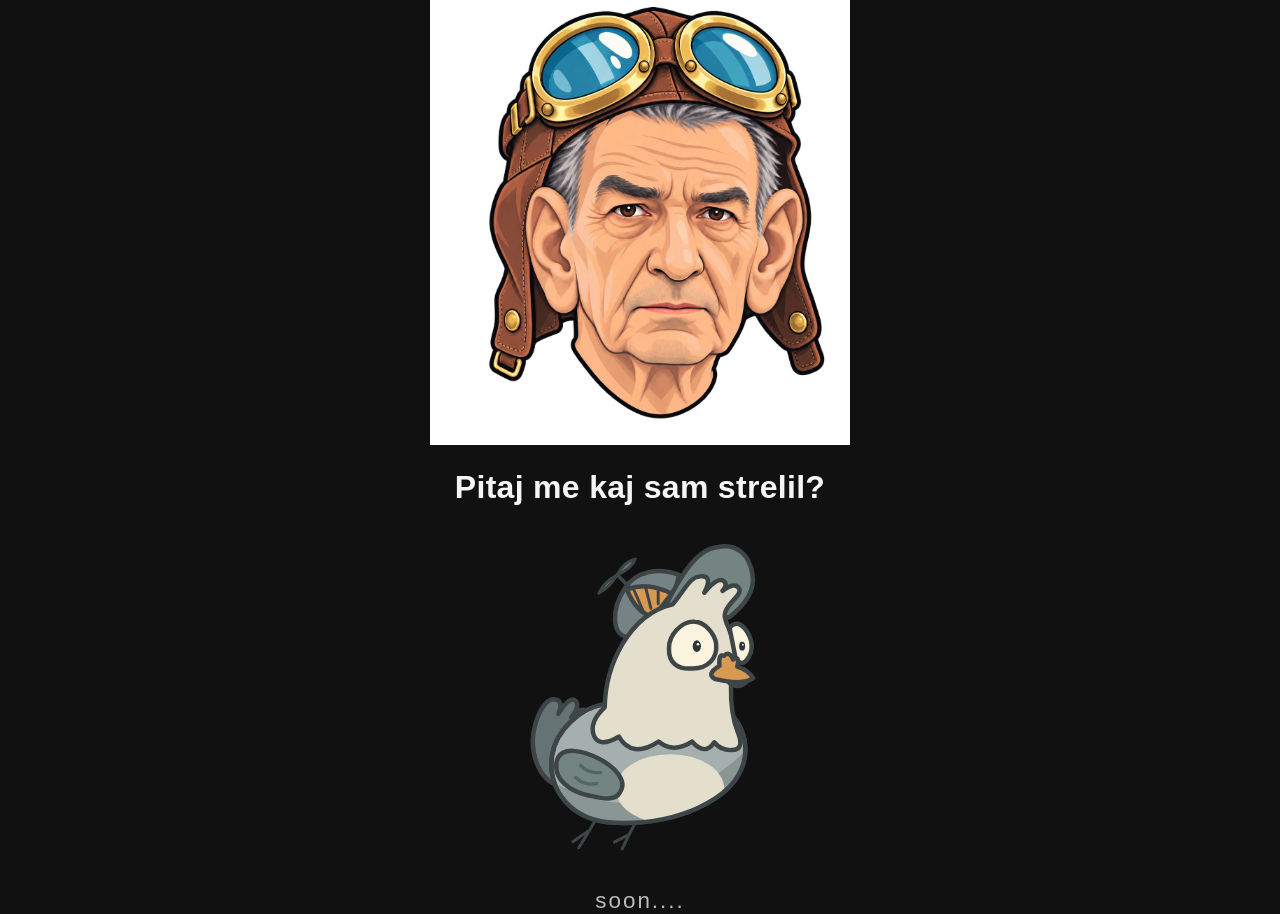
<file: index.html>
<!DOCTYPE html>
<html lang="hr">
<head>
  <meta charset="UTF-8" />
  <meta name="viewport" content="width=device-width, initial-scale=1.0" />
  <title>Pitaj me kaj sam strelil?</title>
  <style>
    * {
      box-sizing: border-box;
      margin: 0;
      padding: 0;
    }

    html, body {
      height: 100%;
    }

    body {
      background: #111;
      color: #f5f5f5;
      font-family: -apple-system, BlinkMacSystemFont, "Helvetica Neue", Arial, sans-serif;
      display: flex;
      flex-direction: column;
      align-items: center;
      justify-content: center;
      padding: 40px 20px;
      gap: 24px;
      min-height: 100vh;
    }

    .portrait {
      max-width: 420px;
      width: 80vw;
      height: auto;
      display: block;
    }

    .headline {
      font-size: clamp(1.4rem, 3vw, 2rem);
      font-weight: 600;
      text-align: center;
      letter-spacing: 0.3px;
    }

    .bird {
      max-width: 260px;
      width: 50vw;
      height: auto;
      display: block;
    }

    .soon {
      font-size: clamp(1.1rem, 2.5vw, 1.4rem);
      font-weight: 500;
      text-align: center;
      opacity: 0.75;
      letter-spacing: 2px;
    }
  </style>
</head>
<body>
  <img class="portrait" src="assets/cvrka.png" alt="Čvrčko pilot" />
  <h1 class="headline">Pitaj me kaj sam strelil?</h1>
  <img class="bird" src="assets/bird_image.svg" alt="Bird" />
  <p class="soon">soon....</p>
</body>
</html>
</file>
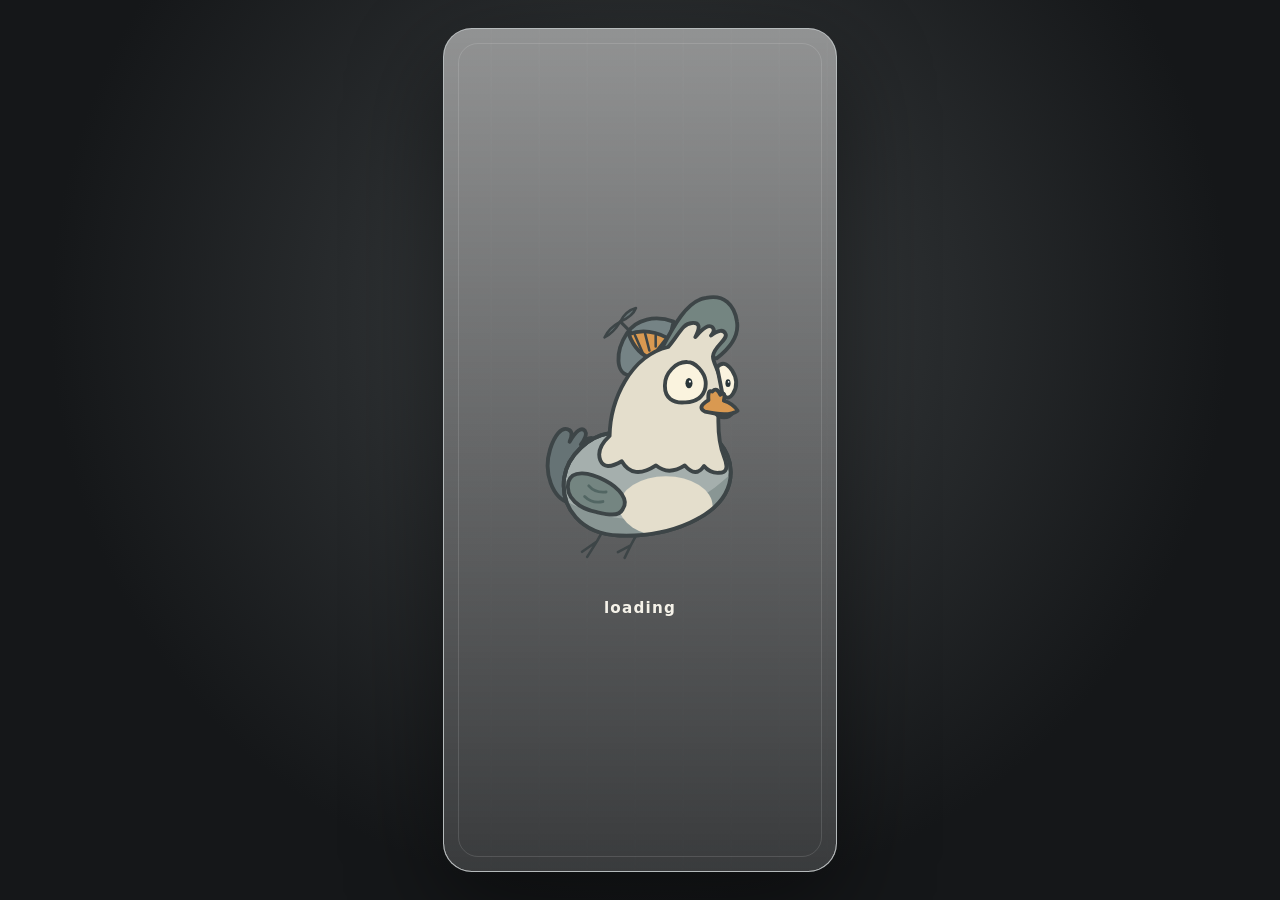
<file: project/index.html>
<!doctype html>
<html lang="hr">
  <head>
    <meta charset="UTF-8" />
    <meta name="viewport" content="width=device-width, initial-scale=1, viewport-fit=cover, maximum-scale=1, user-scalable=no" />
    <meta name="theme-color" content="#25282b" />
    <meta
      name="description"
      content="Doleti u Dido — mala mobile-first endless flyer igra o golubu koji leti iznad grada."
    />
    <link
      rel="icon"
      type="image/svg+xml"
      href="data:image/svg+xml,%3Csvg xmlns='http://www.w3.org/2000/svg' viewBox='0 0 64 64'%3E%3Crect width='64' height='64' rx='14' fill='%2325282b'/%3E%3Cpath d='M18 15h25v34H18z' fill='%23f5b82e'/%3E%3Cpath d='M43 23h7v18h-7' fill='none' stroke='%23f5b82e' stroke-width='6'/%3E%3Cpath d='M18 15h25v8H18z' fill='%23fff4c4'/%3E%3C/svg%3E"
    />
    <title>Doleti u Dido</title>
    <link rel="stylesheet" href="./styles/style.css" />
  </head>
  <body>
    <main class="game-shell" aria-label="Doleti u Dido — endless flyer igra">
      <canvas id="game-canvas" aria-label="Prostor igre"></canvas>

      <section id="loading-screen" class="screen screen-loading" aria-label="Učitavanje igre">
        <img class="loading-image" src="./assets/images/bird/bird_image.svg" alt="Doleti u Dido" />
        <p class="loading-line">loading</p>
        <p class="loading-line loading-tap" hidden>tap</p>
      </section>

      <section id="hud" class="hud" aria-label="Rezultat igre" hidden>
        <div class="hud-block hud-health" aria-label="Životi">
          <svg class="health-heart" viewBox="0 0 24 24" aria-label="Život 1"><path d="M12 21S3 15.2 3 8.5A4.5 4.5 0 0 1 12 6a4.5 4.5 0 0 1 9 2.5C21 15.2 12 21 12 21Z"/></svg>
          <svg class="health-heart" viewBox="0 0 24 24" aria-label="Život 2"><path d="M12 21S3 15.2 3 8.5A4.5 4.5 0 0 1 12 6a4.5 4.5 0 0 1 9 2.5C21 15.2 12 21 12 21Z"/></svg>
          <svg class="health-heart" viewBox="0 0 24 24" aria-label="Život 3"><path d="M12 21S3 15.2 3 8.5A4.5 4.5 0 0 1 12 6a4.5 4.5 0 0 1 9 2.5C21 15.2 12 21 12 21Z"/></svg>
        </div>
        <div class="hud-block hud-beer" aria-label="Skupljene pive">
          <span class="beer-icon" aria-hidden="true"></span>
          <strong id="beer-value">0</strong>
        </div>
        <div class="hud-block hud-coffee" aria-label="Skupljene kave">
          <span class="coffee-icon" aria-hidden="true">
            <span class="coffee-steam"></span>
          </span>
          <strong id="coffee-value">0</strong>
        </div>
      </section>

      <section id="start-screen" class="screen screen-start">
        <div class="brand-mark" aria-hidden="true">
          <span class="wing wing-left"></span>
          <span class="mug"><span></span></span>
          <span class="wing wing-right"></span>
        </div>
        <p class="eyebrow">&nbsp;</p>
        <h1>Doleti<br />u Dido</h1>
        <p class="screen-copy">Drži goluba u zraku.</p>
        <button id="play-button" class="primary-button" type="button">
          <span>IGRAJ</span>
          <span aria-hidden="true">→</span>
        </button>
        <p class="control-hint"><span>Tap</span> ili <kbd>Space</kbd> za zamah</p>
      </section>

      <section id="game-over-screen" class="screen screen-over" hidden>
        <p class="eyebrow">LET JE ZAVRŠEN</p>
        <h2>KRAJ<br />RUNDE</h2>
        <div class="results" aria-label="Rezultati runde">
          <div class="result-main">
            <span>UKUPNO</span>
            <strong id="final-score">0</strong>
          </div>
          <div>
            <span>PIVE</span>
            <strong id="final-beers">0</strong>
          </div>
          <div>
            <span>KAVE</span>
            <strong id="final-coffees">0</strong>
          </div>
        </div>
        <button id="replay-button" class="primary-button" type="button">
          <span>PONOVNO</span>
          <span aria-hidden="true">↻</span>
        </button>
      </section>

      <section id="pause-overlay" class="pause-overlay" hidden>
        <h2>PAUZA</h2>
        <p>Pritisni Esc ili P za nastavak</p>
      </section>

      <div id="touch-prompt" class="touch-prompt" hidden aria-hidden="true">
        TAPNI ZA ZAMAH
      </div>
    </main>

    <script src="./assets/backgrounds/renderer.js"></script>
    <script src="./src/debuglos.js"></script>
    <script type="module" src="./src/main.js"></script>
  </body>
</html>
</file>
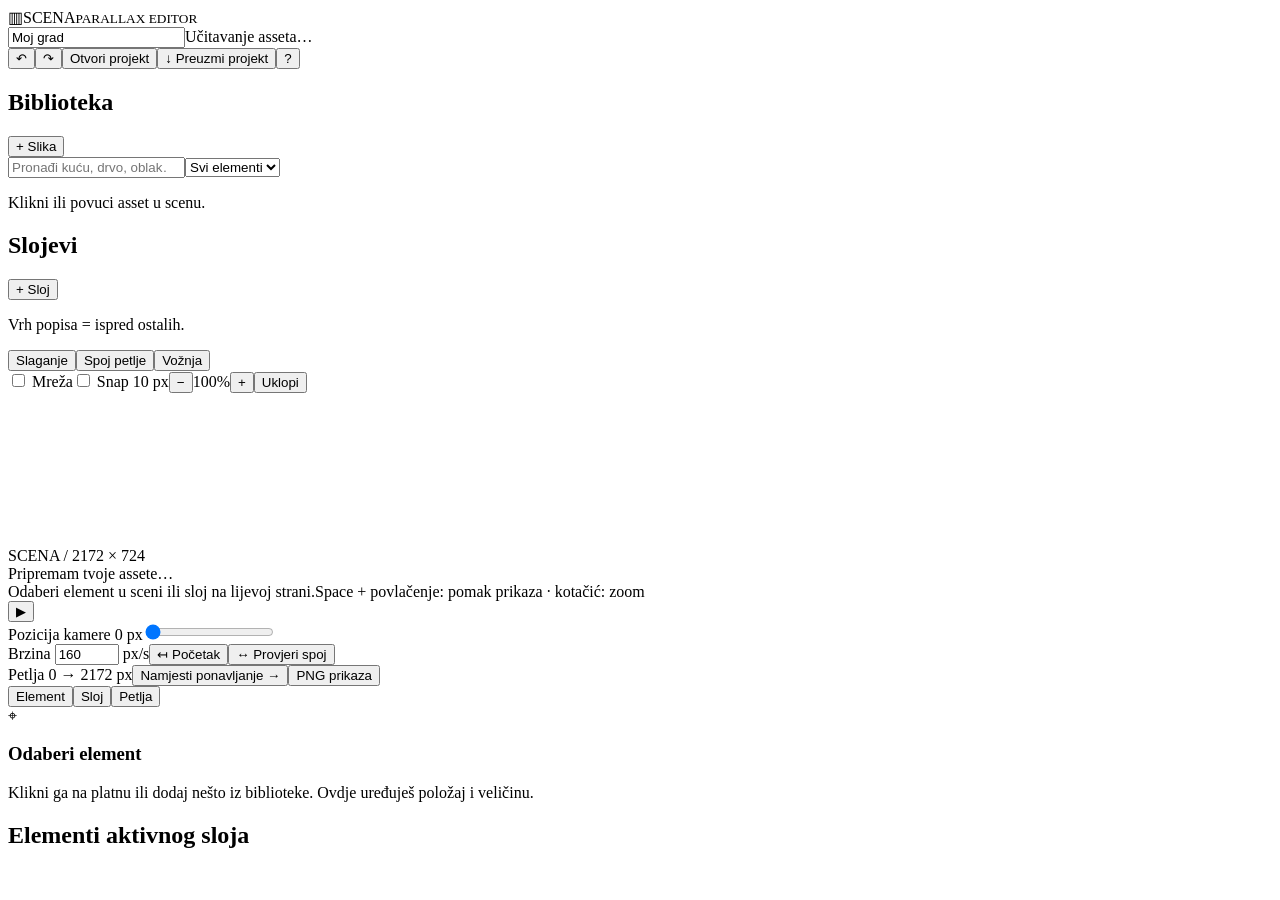
<file: editor/output/parallax-editor/source/index.html>
<!doctype html>
<html lang="hr"><head><meta charset="utf-8"><meta name="viewport" content="width=device-width,initial-scale=1"><title>Scena — Parallax editor</title><style>__CSS__</style></head>
<body>
<header class="header"><div class="brand"><span class="brandmark">▥</span><span>SCENA<small>PARALLAX EDITOR</small></span></div><div class="project-name"><input id="projectName" aria-label="Naziv projekta" value="Moj grad"><span id="saveState" role="status">Učitavanje asseta…</span></div><div class="header-actions"><button id="undo" title="Poništi · ⌘/Ctrl Z" aria-label="Poništi">↶</button><button id="redo" title="Ponovi · ⌘/Ctrl Shift Z" aria-label="Ponovi">↷</button><span class="divider"></span><button id="openProject">Otvori projekt</button><button id="exportProject" class="primary">↓ Preuzmi projekt</button><button id="help" aria-label="Upute">?</button></div></header>
<div class="app">
<aside class="left">
 <section class="library"><div class="section-title"><h2>Biblioteka</h2><button id="importImage" class="small">+ Slika</button></div><input id="assetSearch" class="search" type="search" placeholder="Pronađi kuću, drvo, oblak…" aria-label="Pretraži assete"><select id="assetCategory" aria-label="Kategorija asseta"><option value="">Svi elementi</option></select><div id="assetList" class="assets"></div><p class="hint">Klikni ili povuci asset u scenu.</p></section>
 <section class="layer-panel"><div class="section-title"><h2>Slojevi <span id="layerCount"></span></h2><button id="addLayer" class="small" aria-label="Dodaj sloj">+ Sloj</button></div><p class="hint">Vrh popisa = ispred ostalih.</p><div id="layerList" class="layer-list"></div></section>
</aside>
<main class="workspace">
 <div class="workspace-toolbar"><div class="segmented" id="modeButtons"><button data-mode="edit" class="active">Slaganje</button><button data-mode="seam">Spoj petlje</button><button data-mode="play">Vožnja</button></div><div class="view-actions"><label><input id="grid" type="checkbox"> Mreža</label><label><input id="snap" type="checkbox"> Snap 10 px</label><button id="zoomOut" aria-label="Smanji prikaz">−</button><span id="zoomLabel">100%</span><button id="zoomIn" aria-label="Povećaj prikaz">+</button><button id="fit" title="Prikaži cijelu scenu">Uklopi</button></div></div>
 <div class="stage" id="stage"><canvas id="canvas" aria-label="Editor scene. Odaberi element klikom, povuci za pomicanje i koristi kutne ručke za veličinu." tabindex="0"></canvas><div class="stage-label" id="stageLabel">SCENA / 2172 × 724</div><div class="loading" id="loading">Pripremam tvoje assete…</div><div id="emptyHint" hidden>Dodaj prvi element iz biblioteke.</div></div>
 <div class="statusbar"><span id="selectionStatus">Odaberi element u sceni ili sloj na lijevoj strani.</span><span>Space + povlačenje: pomak prikaza · kotačić: zoom</span></div>
 <div class="playback"><button id="playPause" class="play-button" title="Pokreni / zaustavi · P">▶</button><div class="camera-control"><label for="camera">Pozicija kamere <output id="cameraValue">0 px</output></label><input id="camera" type="range" min="0" max="6516" step="1" value="0"></div><label class="speed-control">Brzina <input id="speed" type="number" value="160" min="1" max="3000"> px/s</label><button id="toStart" title="Kamera na početak">↤ Početak</button><button id="toSeam">↔ Provjeri spoj</button></div>
 <div class="loop-strip"><span class="loop-dot"></span><span id="loopSummary">Petlja 0 → 2172 px</span><button id="loopSettings">Namjesti ponavljanje →</button><button id="snapshot">PNG prikaza</button></div>
</main>
<aside class="right"><div class="inspector-tabs"><button data-tab="object" class="active">Element</button><button data-tab="layer">Sloj</button><button data-tab="loop">Petlja</button></div>
 <div id="objectPanel" class="panel">
  <div id="noSelection" class="empty-inspector"><span>⌖</span><h3>Odaberi element</h3><p>Klikni ga na platnu ili dodaj nešto iz biblioteke. Ovdje uređuješ položaj i veličinu.</p></div>
  <div id="objectControls" hidden><div class="section-title"><h2>Odabrani element</h2><button id="deleteObject" class="small danger" title="Ukloni element · Delete">Ukloni</button></div><label>Naziv<input id="objectName" data-prop="name" type="text"></label><label>Sloj<select id="objectLayer"></select></label><div class="two-fields"><label>X <span>px</span><input id="objectX" data-prop="x" type="number" step="1"></label><label>Y <span>px</span><input id="objectY" data-prop="y" type="number" step="1"></label></div><div class="two-fields"><label>Širina <span>px</span><input id="objectWidth" data-prop="width" type="number" min="1" step="1"></label><label>Visina <span>px</span><input id="objectHeight" data-prop="height" type="number" min="1" step="1"></label></div><label class="check"><input id="aspectLock" type="checkbox" checked>Zadrži omjer stranica</label><div class="two-fields"><button id="flipX">↔ Zrcali</button><button id="duplicateObject">⧉ Dupliciraj</button></div><label>Vidljivost <output id="objectOpacityValue">100%</output><input id="objectOpacity" type="range" min="0" max="1" step=".01" value="1"></label><label>Ponavljanje<select id="objectRepeat"><option value="auto">Prema položaju u sceni</option><option value="loop">Uvijek u petlji</option><option value="once">Samo jednom / uvod</option></select></label><p class="hint">Prema položaju: X prije početka petlje je uvod; X unutar petlje se ponavlja.</p><div class="section-title sub"><h2>Poravnanje</h2></div><div class="two-fields"><button id="alignGround">Na tlo</button><button id="fillLoop">Ispuni petlju</button><button id="alignStart">Na početak petlje</button><button id="alignEnd">Na kraj petlje</button></div><div class="two-fields"><button id="objectForward">↑ Ispred</button><button id="objectBackward">↓ Iza</button></div><p id="objectInfo" class="hint"></p></div>
  <div class="section-title sub"><h2>Elementi aktivnog sloja</h2></div><div id="objectList" class="object-list"></div>
 </div>
 <div id="layerPanel" class="panel" hidden><div class="section-title"><h2>Postavke sloja</h2><button id="deleteLayer" class="small danger">Ukloni</button></div><label>Naziv sloja<input id="layerName" type="text"></label><label>Parallax <span>0 = miruje, 1 = brzina kamere</span><input id="layerSpeed" type="number" min="0" max="3" step=".01"></label><input id="layerSpeedRange" aria-label="Parallax klizač" type="range" min="0" max="1.5" step=".01"><label>Vidljivost sloja<output id="layerOpacityValue">100%</output><input id="layerOpacity" type="range" min="0" max="1" step=".01"></label><label class="check"><input id="layerVisible" type="checkbox">Prikaži sloj</label><label class="check"><input id="layerLocked" type="checkbox">Zaključaj uređivanje</label><div class="two-fields"><button id="layerForward">↑ Ispred sloja</button><button id="layerBackward">↓ Iza sloja</button></div><button id="duplicateLayer" class="wide">⧉ Dupliciraj sloj</button><p class="hint">Brzina pripada sloju. Za zasebnu brzinu nekog elementa premjesti ga u novi sloj.</p></div>
 <div id="loopPanel" class="panel" hidden><div class="section-title"><h2>Beskonačno ponavljanje</h2></div><div class="loop-diagram"><span>UVOD</span><strong>POČETAK → KRAJ ↻</strong></div><div class="two-fields"><label>Početak <span>px</span><input id="loopStart" type="number" min="0" step="1"></label><label>Kraj <span>px</span><input id="loopEnd" type="number" min="128" step="1"></label></div><label>Duljina petlje <span>px</span><input id="loopLength" type="number" min="128" max="50000" step="1"></label><p class="hint">Dio prije početka je uvod. Segment između početka i kraja ponavlja se unedogled, za svaki sloj prema njegovoj brzini.</p><button id="exportLoop" class="wide primary">↓ Preuzmi samo petlju za igru</button><p class="hint">Izrezuje samo odabrani raspon X. Svaki vidljivi sloj ostaje zaseban za parallax, a njegovi se elementi spajaju u PNG. Za daljnje uređivanje pojedinih elemenata sačuvaj i cijeli projekt.</p><button id="fitSurfaces" class="wide">Popuni podloge do rubova petlje</button><p id="surfaceStatus" class="hint"></p><button id="inspectSeam" class="wide primary">↔ Kraj uz početak</button><label class="check"><input id="isolateLayer" type="checkbox">U spoju gledaj samo aktivni sloj</label><label class="check"><input id="seamGuides" type="checkbox" checked>Prikaži crtu spoja</label><p class="hint">U spoju možeš pomicati i povećavati elemente preko ruba. Kopija s druge strane prikazuje isti element.</p><div class="section-title sub"><h2>Dimenzije scene</h2></div><div class="two-fields"><label>Širina kadra<input id="viewportWidth" type="number" min="240" max="8192" step="1"></label><label>Visina<input id="sceneHeight" type="number" min="128" max="4096" step="1"></label></div><label>Razina tla <span>Y u px</span><input id="groundY" type="number" min="0" step="1"></label><button id="phoneView" class="wide">Pregled širine mobitela</button><p class="hint">Širina kadra utječe na Vožnju i Spoj, a duljina petlje ostaje ista.</p><button id="clearScene" class="wide danger">Prazna scena</button><p class="hint">Brisanje scene možeš poništiti s ↶.</p></div>
</aside></div>
<div id="toast" role="status" class="toast" hidden></div>
<input id="projectFile" type="file" accept=".json,application/json" hidden><input id="imageFile" type="file" accept="image/png,image/jpeg,image/webp" multiple hidden>
<dialog id="helpDialog"><button id="closeHelp" class="dialog-close" aria-label="Zatvori upute">×</button><span class="eyebrow">TVOJA SCENA, TVOJ RASPORED</span><h2>Od asseta do beskonačne ulice.</h2><ol><li><b>Dodaj.</b> Klikni sliku u Biblioteci ili je povuci na platno. Novi element ide u aktivni sloj. Zaključan sloj prvo otključaj.</li><li><b>Posloži.</b> Povlači elemente, mijenjaj veličinu kutnim ručkama ili upiši točne brojeve. „Sloj” određuje redoslijed i parallax.</li><li><b>Zatvori petlju.</b> U kartici „Petlja” odredi početak i kraj. „Spoj petlje” prikazuje kraj i početak zajedno. Promjene na kopiji mijenjaju isti original.</li><li><b>Provjeri vožnju.</b> Pokreni ▶ i gledaj kako se slojevi kreću različitim brzinama. Kamera se ne resetira na spoju — sadržaj se ponavlja bez skoka.</li><li><b>Predaj Hermesu.</b> „Preuzmi projekt” sprema <strong>jedan JSON sa slikama</strong>, rasporedom, brzinama, granicama petlje i referentnim rendererom. Istu datoteku možeš kasnije otvoriti ovdje.</li></ol><p>Automatska kopija sprema se u ovaj preglednik. Preuzeti JSON je prenosiva verzija i sigurnosna kopija.</p><p class="hint">Prečaci: ⌘/Ctrl Z poništi · ⌘/Ctrl Shift Z ponovi · ⌘/Ctrl D dupliciraj · ⌘/Ctrl S preuzmi · Delete ukloni · strelice pomak 1 px, Shift 10 px · P animacija · Space + povlačenje pomak prikaza · F uklopi.</p></dialog>
<script id="bundle" type="application/json">__BUNDLE__</script><script>__RUNTIME__</script><script>__APP__</script>
</body></html>
</file>
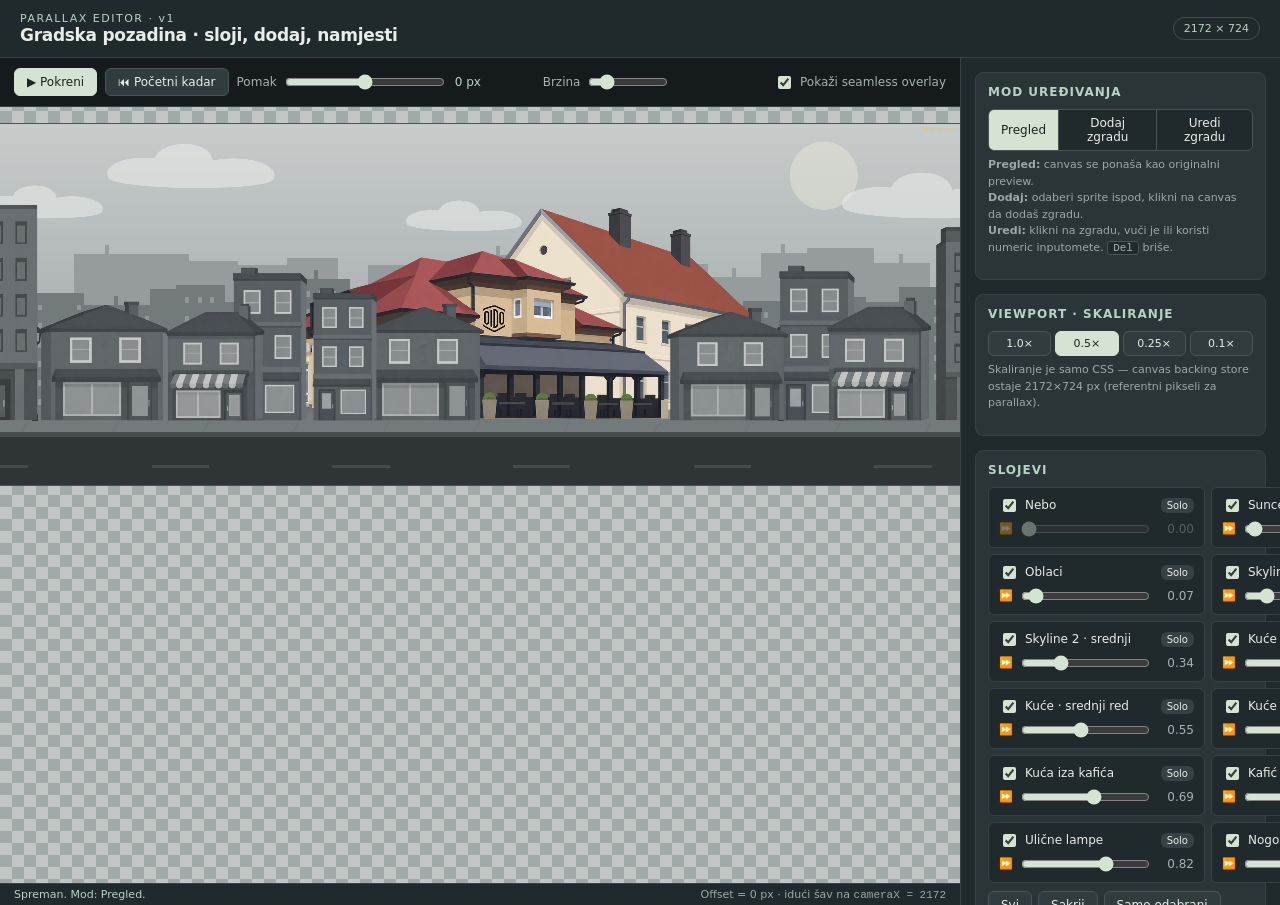
<file: assets/00_Materijali/parallax-city/editor.html>
<!doctype html>
<html lang="hr">
<meta charset="utf-8">
<meta name="viewport" content="width=device-width, initial-scale=1">
<title>Parallax editor · Gradska pozadina</title>
<style>
  :root {
    --bg: #151b1d;
    --bg-card: #202a2c;
    --bg-card-2: #2a3538;
    --border: #354244;
    --border-2: #495554;
    --fg: #e9ece8;
    --fg-dim: #a5b0af;
    --fg-dimmer: #99aaa6;
    --accent: #d4e3d2;
    --accent-2: #b8d2c3;
    --danger: #e07b6b;
    --warn: #e9c46a;
  }
  * { box-sizing: border-box; }
  body {
    margin: 0;
    background: var(--bg);
    color: var(--fg);
    font: 14px system-ui, -apple-system, sans-serif;
    overflow: hidden;
    height: 100vh;
  }
  header {
    display: flex;
    align-items: center;
    justify-content: space-between;
    gap: 16px;
    padding: 12px 20px;
    border-bottom: 1px solid var(--border);
    background: var(--bg-card);
  }
  header h1 {
    font-size: 17px;
    margin: 0;
    letter-spacing: -0.3px;
  }
  header .tag {
    color: var(--accent-2);
    font-size: 11px;
    letter-spacing: 1.5px;
  }
  header .pill {
    font-size: 11px;
    color: var(--accent-2);
    border: 1px solid #40504a;
    padding: 4px 10px;
    border-radius: 30px;
  }
  .layout {
    display: grid;
    grid-template-columns: 1fr 320px;
    height: calc(100vh - 53px);
  }
  @media (max-width: 1000px) {
    .layout { grid-template-columns: 1fr; grid-template-rows: 1fr auto; }
    .sidebar { max-height: 40vh; overflow-y: auto; }
  }
  .stage {
    display: flex;
    flex-direction: column;
    overflow: hidden;
  }
  .stage-toolbar {
    display: flex;
    flex-wrap: wrap;
    gap: 8px;
    align-items: center;
    padding: 10px 14px;
    border-bottom: 1px solid var(--border);
    background: var(--bg);
  }
  .stage-canvas-wrap {
    flex: 1;
    overflow: auto;
    background: repeating-conic-gradient(#a2a9a9 0 25%, #c2c6c4 0 50%) 0/24px 24px;
    padding: 16px;
    position: relative;
    display: flex;
    align-items: flex-start;
    justify-content: center;
  }
  canvas#scene {
    display: block;
    width: 100%;
    height: auto;
    max-width: 100%;
    background: #fff;
    border: 1px solid var(--border-2);
    image-rendering: pixelated;
  }
  .sidebar {
    background: var(--bg-card);
    border-left: 1px solid var(--border);
    overflow-y: auto;
    padding: 14px;
    display: flex;
    flex-direction: column;
    gap: 14px;
  }
  .section {
    background: var(--bg-card-2);
    border: 1px solid var(--border);
    border-radius: 8px;
    padding: 12px;
  }
  .section h2 {
    margin: 0 0 10px;
    font-size: 12px;
    letter-spacing: 1px;
    color: var(--accent-2);
    text-transform: uppercase;
  }
  .row {
    display: flex;
    align-items: center;
    gap: 8px;
    padding: 5px 0;
    font-size: 13px;
  }
  .row label { flex: 1; color: var(--fg-dim); }
  .row .value { font-variant-numeric: tabular-nums; min-width: 50px; text-align: right; color: var(--fg); }
  input[type="range"] { accent-color: var(--accent); flex: 1; min-width: 60px; }
  input[type="checkbox"] { accent-color: var(--accent); }
  button, .btn {
    background: #303c3d;
    border: 1px solid var(--border-2);
    border-radius: 6px;
    padding: 6px 12px;
    cursor: pointer;
    color: inherit;
    font: inherit;
    font-size: 12px;
    transition: background 0.1s;
  }
  button:hover, .btn:hover { background: #455454; }
  button.primary, .btn.primary {
    color: #182521;
    background: var(--accent);
    border-color: var(--accent);
    font-weight: 500;
  }
  button.primary:hover { background: #c5d8c2; }
  button.danger {
    background: #5a3a35;
    border-color: #8b5a52;
    color: var(--danger);
  }
  button.danger:hover { background: #6b463f; }
  button.active {
    background: var(--accent);
    color: #182521;
    border-color: var(--accent);
  }
  button:disabled { opacity: 0.4; cursor: wait; }
  .grid-5 {
    display: grid;
    grid-template-columns: repeat(2, 1fr);
    gap: 6px;
  }
  @media (min-width: 1400px) { .grid-5 { grid-template-columns: repeat(3, 1fr); } }
  .layer-card {
    background: var(--bg-card);
    border: 1px solid var(--border);
    border-radius: 6px;
    padding: 8px 10px;
    font-size: 12px;
  }
  .layer-card.selected {
    border-color: var(--accent);
    box-shadow: 0 0 0 1px var(--accent);
  }
  .layer-card.fixed .speed-row { opacity: 0.4; }
  .layer-card .head {
    display: flex;
    align-items: center;
    gap: 6px;
    margin-bottom: 4px;
  }
  .layer-card .head label {
    flex: 1;
    overflow: hidden;
    text-overflow: ellipsis;
    white-space: nowrap;
    color: var(--fg);
  }
  .speed-row {
    display: flex;
    gap: 6px;
    align-items: center;
    margin-top: 4px;
  }
  .speed-row input { flex: 1; }
  .speed-row output { min-width: 36px; text-align: right; font-variant-numeric: tabular-nums; color: var(--fg-dim); }
  .sprite-card {
    background: var(--bg-card);
    border: 1px solid var(--border);
    border-radius: 6px;
    padding: 8px;
    cursor: grab;
    text-align: center;
    user-select: none;
  }
  .sprite-card:hover { border-color: var(--accent); }
  .sprite-card.selected { border-color: var(--accent); background: #2a3538; }
  .sprite-card .preview {
    width: 100%;
    height: 64px;
    background: repeating-conic-gradient(#3a4444 0 25%, #4a5454 0 50%) 0/12px 12px;
    border-radius: 4px;
    margin-bottom: 6px;
    display: flex;
    align-items: center;
    justify-content: center;
    overflow: hidden;
  }
  .sprite-card .preview img { max-width: 100%; max-height: 100%; display: block; }
  .sprite-card .name {
    font-size: 11px;
    color: var(--fg-dim);
  }
  .selected-info {
    font-size: 12px;
    line-height: 1.5;
  }
  .selected-info .field {
    display: grid;
    grid-template-columns: 60px 1fr;
    align-items: center;
    gap: 6px;
    margin: 3px 0;
  }
  .selected-info input[type="number"] {
    background: var(--bg-card);
    border: 1px solid var(--border-2);
    border-radius: 4px;
    padding: 3px 6px;
    color: var(--fg);
    width: 100%;
    font: inherit;
    font-variant-numeric: tabular-nums;
  }
  .selected-info .label {
    color: var(--fg-dim);
    font-size: 11px;
  }
  .scale-row {
    display: grid;
    grid-template-columns: repeat(4, 1fr);
    gap: 4px;
    margin-top: 6px;
  }
  .scale-row button { padding: 5px 0; font-size: 11px; }
  textarea.export {
    width: 100%;
    background: var(--bg);
    color: var(--fg);
    border: 1px solid var(--border-2);
    border-radius: 4px;
    padding: 6px;
    font-family: ui-monospace, Menlo, monospace;
    font-size: 11px;
    line-height: 1.4;
    resize: vertical;
    min-height: 100px;
    max-height: 280px;
  }
  .status-bar {
    font-size: 11px;
    color: var(--fg-dimmer);
    padding: 4px 14px;
    border-top: 1px solid var(--border);
    background: var(--bg-card);
    display: flex;
    justify-content: space-between;
    gap: 12px;
    flex-wrap: wrap;
  }
  .status-bar .ok { color: var(--accent-2); }
  .status-bar .err { color: var(--danger); }
  .mode-toggle {
    display: flex;
    gap: 0;
    border: 1px solid var(--border-2);
    border-radius: 6px;
    overflow: hidden;
  }
  .mode-toggle button {
    border-radius: 0;
    border: 0;
    border-right: 1px solid var(--border-2);
    background: var(--bg-card);
    padding: 6px 12px;
    font-size: 12px;
  }
  .mode-toggle button:last-child { border-right: 0; }
  .mode-toggle button.active { background: var(--accent); color: #182521; }
  .legend {
    display: flex;
    gap: 10px;
    font-size: 11px;
    color: var(--fg-dimmer);
    align-items: center;
  }
  .legend .dot { display: inline-block; width: 8px; height: 8px; border-radius: 50%; margin-right: 4px; vertical-align: middle; }
  .legend .dot.bbox { background: var(--warn); }
  .legend .dot.handle { background: var(--accent); }
  .legend .dot.selected { background: var(--warn); border: 2px solid var(--accent); }
  .small-note { font-size: 11px; color: var(--fg-dimmer); line-height: 1.5; margin-top: 6px; }
  .kbd {
    background: var(--bg-card);
    border: 1px solid var(--border-2);
    border-radius: 3px;
    padding: 0 5px;
    font: 11px ui-monospace, Menlo, monospace;
    color: var(--fg-dim);
  }
</style>
<main>
  <header>
    <div>
      <div class="tag">PARALLAX EDITOR · v1</div>
      <h1>Gradska pozadina · sloji, dodaj, namjesti</h1>
    </div>
    <span class="pill" id="canvas-info">2172 × 724</span>
  </header>
  <div class="layout">
    <div class="stage">
      <div class="stage-toolbar">
        <button id="play" class="primary" disabled>▶ Pokreni</button>
        <button id="reset">⏮ Početni kadar</button>
        <label style="display:flex;align-items:center;gap:6px;color:var(--fg-dim);font-size:12px;">
          Pomak <input id="camera" type="range" min="-8000" max="8000" step="1" value="0" style="width:160px;">
        </label>
        <span id="status" style="font-size:12px;color:var(--accent-2);min-width:80px;">Učitavanje…</span>
        <label style="display:flex;align-items:center;gap:6px;color:var(--fg-dim);font-size:12px;">
          Brzina <input id="velocity" type="range" min="0" max="600" value="100" style="width:80px;">
        </label>
        <span style="flex:1"></span>
        <label style="display:flex;align-items:center;gap:6px;color:var(--fg-dim);font-size:12px;">
          <input type="checkbox" id="show-loop" checked> Pokaži seamless overlay
        </label>
      </div>
      <div class="stage-canvas-wrap" id="canvas-wrap">
        <canvas id="scene" width="2172" height="724" aria-label="Parallax editor canvas"></canvas>
      </div>
      <div class="status-bar">
        <span id="hint">Učitavam asset-e…</span>
        <span id="loop-info"></span>
      </div>
    </div>
    <aside class="sidebar">
      <div class="section">
        <h2>Mod uređivanja</h2>
        <div class="mode-toggle" id="mode-toggle">
          <button data-mode="view" class="active">Pregled</button>
          <button data-mode="add">Dodaj zgradu</button>
          <button data-mode="edit">Uredi zgradu</button>
        </div>
        <p class="small-note">
          <strong>Pregled:</strong> canvas se ponaša kao originalni preview.<br>
          <strong>Dodaj:</strong> odaberi sprite ispod, klikni na canvas da dodaš zgradu.<br>
          <strong>Uredi:</strong> klikni na zgradu, vuči je ili koristi numeric inputomete.
          <span class="kbd">Del</span> briše.
        </p>
      </div>

      <div class="section">
        <h2>Viewport · skaliranje</h2>
        <div class="scale-row" id="scale-row">
          <button data-scale="1">1.0×</button>
          <button data-scale="0.5" class="active">0.5×</button>
          <button data-scale="0.25">0.25×</button>
          <button data-scale="0.1">0.1×</button>
        </div>
        <p class="small-note">Skaliranje je samo CSS — canvas backing store ostaje 2172×724 px (referentni pikseli za parallax).</p>
      </div>

      <div class="section">
        <h2>Slojevi</h2>
        <div class="grid-5" id="layers"></div>
        <div style="margin-top:8px;display:flex;gap:6px;flex-wrap:wrap;">
          <button id="all">Svi</button>
          <button id="none">Sakrij</button>
          <button id="solo-active">Samo odabrani</button>
        </div>
      </div>

      <div class="section" id="sprite-library">
        <h2>Sprite library (za Dodaj mod)</h2>
        <div class="grid-5" id="sprites"></div>
        <p class="small-note">Sprite-ovi dolaze iz <code>sprites/building-*.png</code>. Dimenzije su iz manifest.json.</p>
      </div>

      <div class="section" id="selected-section" style="display:none;">
        <h2>Odabrana zgrada</h2>
        <div class="selected-info" id="selected-info"></div>
        <div style="margin-top:8px;display:flex;gap:6px;flex-wrap:wrap;">
          <button class="danger" id="delete-building">Obriši</button>
          <button id="duplicate-building">Dupliciraj</button>
        </div>
      </div>

      <div class="section">
        <h2>Export</h2>
        <div style="display:flex;gap:6px;flex-wrap:wrap;margin-bottom:6px;">
          <button id="export-manifest" class="primary">📋 manifest.json patch</button>
          <button id="export-game">🎮 game.js settings</button>
        </div>
        <textarea class="export" id="export-area" placeholder="Klikni export gumb da generiraš JSON / JS snippet za drop-in."></textarea>
        <p class="small-note">Patch sadrži samo razlike od originalnog manifest.json — siguran za copy-paste.</p>
      </div>
    </aside>
  </div>
</main>
<script type="module">
  import { loadParallax } from './parallax.js';

  // ============ STATE ============
  const state = {
    mode: 'view',           // 'view' | 'add' | 'edit'
    scale: 0.5,             // viewport scale
    cameraX: 0,
    playing: false,
    lastTime: 0,
    selectedLayerId: null,  // layer for adding buildings
    selectedSprite: null,   // { id, width, height }
    selectedBuilding: null, // { layerId, index }
    showLoop: true,
    buildingOverrides: {},  // { layerId: [ { asset, x, y, width, height }, ... ] } — replaces manifest.layers[i].buildings
    originalManifest: null,
    parallax: null,         // parallax engine instance
  };

  // ============ DOM ============
  const $ = (sel) => document.querySelector(sel);
  const canvas = $('#scene');
  const ctx = canvas.getContext('2d');
  const W = canvas.width, H = canvas.height;
  const layersEl = $('#layers');
  const spritesEl = $('#sprites');
  const exportArea = $('#export-area');
  const selectedSection = $('#selected-section');
  const selectedInfo = $('#selected-info');
  const loopInfo = $('#loop-info');
  const hint = $('#hint');
  const status = $('#status');

  // ============ BOOT ============
  // Use parallax engine to load images & keep original draw loop.
  // We also keep the raw layer data so we can edit buildings.
  async function boot() {
    try {
      // Fetch raw manifest (we need buildings array which parallax.js strips).
      const manifestResp = await fetch('./manifest.json');
      if (!manifestResp.ok) throw new Error(`manifest ${manifestResp.status}`);
      state.originalManifest = await manifestResp.json();

      // Initialize parallax engine for drawing.
      state.parallax = await loadParallax('./');

      // Build UI.
      buildLayerCards();
      buildSpriteLibrary();

      // Apply initial state from URL hash (for sharing presets).
      applyHash();

      // Preload sprite images for building overlay.
      await preloadSprites();

      // Wire events.
      wireEvents();

      // First draw.
      draw();
      hint.textContent = 'Spreman. Mod: Pregled.';
      hint.className = 'ok';
      $('#play').disabled = false;
    } catch (e) {
      console.error(e);
      hint.innerHTML = `<span class="err">Greška: ${e.message}</span><br>Provjeri da editor pokrećeš kroz <code>python3 -m http.server</code> u ovom direktoriju.`;
      hint.className = 'err';
    }
  }

  // ============ LAYER CARDS ============
  function buildLayerCards() {
    layersEl.innerHTML = '';
    for (const layer of state.originalManifest.layers) {
      const card = document.createElement('div');
      card.className = 'layer-card';
      if (layer.parallax === 0 || layer.repeat === 'fixed') card.classList.add('fixed');
      card.dataset.layerId = layer.id;
      card.innerHTML = `
        <div class="head">
          <input type="checkbox" id="toggle-${layer.id}" checked>
          <label for="toggle-${layer.id}">${layer.label}</label>
          <button class="solo" style="padding:2px 6px;font-size:10px;border:0;background:#364144;">Solo</button>
        </div>
        <div class="speed-row">
          <span style="font-size:11px;color:var(--fg-dimmer);">⏩</span>
          <input type="range" min="0" max="1.2" step="0.01" value="${layer.parallax}" data-role="speed">
          <output>${layer.parallax.toFixed(2)}</output>
        </div>
      `;
      // Toggle
      card.querySelector(`#toggle-${layer.id}`).onchange = (e) => {
        state.parallax.manifest.layers.find(l => l.id === layer.id).enabled = e.target.checked;
        // Note: parallax.js doesn't expose layer toggling. We hack via speeds.
        // Workaround: we drive the draw loop ourselves below, not via parallax.draw().
        draw();
      };
      // Solo
      card.querySelector('.solo').onclick = () => {
        const allCards = layersEl.querySelectorAll('.layer-card');
        const allChecks = allCards.forEach(c => {
          const check = c.querySelector('input[type=checkbox]');
          check.checked = (c.dataset.layerId === layer.id);
        });
        draw();
      };
      // Speed
      const slider = card.querySelector('input[data-role="speed"]');
      const out = card.querySelector('output');
      slider.oninput = () => {
        const v = Number(slider.value);
        out.textContent = v.toFixed(2);
        layer.parallax = v;  // live edit
        draw();
      };
      // Make layer clickable to set selected layer for Add mode.
      card.onclick = (e) => {
        if (e.target.tagName === 'INPUT' || e.target.tagName === 'BUTTON') return;
        if (state.mode !== 'add') return;
        state.selectedLayerId = layer.id;
        document.querySelectorAll('.layer-card').forEach(c => c.classList.toggle('selected', c.dataset.layerId === layer.id));
      };
      layersEl.appendChild(card);
    }
  }

  // ============ SPRITE LIBRARY ============
  function buildSpriteLibrary() {
    spritesEl.innerHTML = '';
    for (const sprite of state.originalManifest.buildingSprites) {
      const card = document.createElement('div');
      card.className = 'sprite-card';
      card.dataset.spriteId = sprite.id;
      card.innerHTML = `
        <div class="preview"><img src="${sprite.file}" alt="${sprite.label}" title="${sprite.label}"></div>
        <div class="name">${sprite.label}</div>
      `;
      card.onclick = () => {
        document.querySelectorAll('.sprite-card').forEach(c => c.classList.toggle('selected', c === card));
        state.selectedSprite = { id: sprite.id, width: sprite.width, height: sprite.height };
        if (state.mode !== 'add') setMode('add');
        // Default layer for Add mode: pick first layer with buildings in manifest, or first layer.
        if (!state.selectedLayerId) {
          const firstWithBuildings = state.originalManifest.layers.find(l => l.buildings && l.buildings.length);
          state.selectedLayerId = firstWithBuildings ? firstWithBuildings.id : state.originalManifest.layers[0].id;
          document.querySelectorAll('.layer-card').forEach(c => c.classList.toggle('selected', c.dataset.layerId === state.selectedLayerId));
        }
      };
      spritesEl.appendChild(card);
    }
  }

  // ============ MODES ============
  function setMode(m) {
    state.mode = m;
    document.querySelectorAll('#mode-toggle button').forEach(b => b.classList.toggle('active', b.dataset.mode === m));
    canvas.style.cursor = (m === 'add') ? 'crosshair' : (m === 'edit' ? 'pointer' : 'grab');
    if (m !== 'edit') clearSelection();
    // Don't clear selectedLayerId when switching to add — keep the last selected layer for fast placement.
    if (m === 'view' || m === 'edit') {
      document.querySelectorAll('.layer-card').forEach(c => c.classList.remove('selected'));
      if (m !== 'add') state.selectedLayerId = null;
    }
    hint.textContent = m === 'view' ? 'Mod: Pregled — scroll, pauza, mijenjaj brzine.'
                       : m === 'add' ? `Mod: Dodaj — ${state.selectedSprite ? 'klikni na canvas za postavljanje spritea' : 'odaberi sprite iz libraryja'}${state.selectedLayerId ? ' (ciljni sloj: ' + state.selectedLayerId + ')' : ''}`
                       : 'Mod: Uredi — klikni na zgradu, vuči ili mijenjaj brojeve.';
    hint.className = '';
  }

  // ============ CANVAS EVENTS ============
  let dragBuilding = null;

  function onPointerDown(e) {
    const { x: worldX, y: worldY } = canvasToWorld(e);
    if (state.mode === 'add') {
      if (!state.selectedSprite || !state.selectedLayerId) return;
      addBuilding(state.selectedLayerId, state.selectedSprite.id, worldX, worldY);
      draw();
    } else if (state.mode === 'edit') {
      const hit = pickBuilding(worldX, worldY);
      if (hit) {
        selectBuilding(hit.layerId, hit.index);
        dragBuilding = { layerId: hit.layerId, index: hit.index, startX: worldX, startY: worldY, origX: hit.b.x, origY: hit.b.y };
        if (canvas.setPointerCapture) {
          try { canvas.setPointerCapture(e.pointerId); } catch (_) { /* already released */ }
        }
      } else {
        clearSelection();
        draw();
      }
    } else {
      // Vue mode: scroll-drag the camera.
      dragBuilding = { mode: 'camera', startX: e.clientX, cameraX: state.cameraX };
      if (canvas.setPointerCapture) {
        try { canvas.setPointerCapture(e.pointerId); } catch (_) { /* already released */ }
      }
    }
  }

  function onPointerMove(e) {
    if (!dragBuilding) return;
    if (dragBuilding.mode === 'camera') {
      state.cameraX = dragBuilding.cameraX - (e.clientX - dragBuilding.startX) * (W / canvas.clientWidth);
      $('#camera').value = state.cameraX;
      draw();
    } else {
      // Drag building.
      const { x: worldX, y: worldY } = canvasToWorld(e);
      const dx = worldX - dragBuilding.startX;
      const dy = worldY - dragBuilding.startY;
      const b = getBuilding(dragBuilding.layerId, dragBuilding.index);
      b.x = Math.round(dragBuilding.origX + dx);
      b.y = Math.round(dragBuilding.origY + dy);
      draw();
    }
  }

  canvas.addEventListener('pointerdown', onPointerDown);
  canvas.addEventListener('pointermove', onPointerMove);
  canvas.addEventListener('pointerup', () => { dragBuilding = null; });
  canvas.addEventListener('pointercancel', () => { dragBuilding = null; });

  // Fallback for environments without PointerEvent (older browsers, some test harnesses).
  // We DON'T dispatch a synthetic pointerdown (would double-fire in environments that have both).
  // Instead we directly invoke the handler.
  canvas.addEventListener('mousedown', (e) => {
    if (window.PointerEvent) return;  // browser supports pointer events natively
    onPointerDown(e);
  });
  canvas.addEventListener('mousemove', (e) => {
    if (window.PointerEvent) return;
    onPointerMove(e);
  });
  canvas.addEventListener('mouseup', (e) => {
    if (window.PointerEvent) return;
    if (dragBuilding) dragBuilding = null;
  });

  canvas.addEventListener('keydown', (e) => {
    if (e.key === 'Delete' || e.key === 'Backspace') {
      if (state.selectedBuilding) {
        deleteBuilding(state.selectedBuilding.layerId, state.selectedBuilding.index);
        e.preventDefault();
      }
    }
  });
  // Make canvas focusable so keyboard events fire on it.
  canvas.tabIndex = 0;

  // Map screen → world (canvas backing) coords.
  function canvasToWorld(e) {
    const rect = canvas.getBoundingClientRect();
    const sx = (e.clientX - rect.left) / rect.width;
    const sy = (e.clientY - rect.top) / rect.height;
    return { x: sx * W, y: sy * H };
  }

  // ============ BUILDINGS ============
  function getBuildings(layerId) {
    if (state.buildingOverrides[layerId]) return state.buildingOverrides[layerId];
    const layer = state.originalManifest.layers.find(l => l.id === layerId);
    return (layer && layer.buildings) || [];
  }

  function getBuilding(layerId, index) {
    return getBuildings(layerId)[index];
  }

  function addBuilding(layerId, spriteId, worldX, worldY) {
    const sprite = state.originalManifest.buildingSprites.find(s => s.id === spriteId);
    if (!sprite) return;
    const buildings = getBuildings(layerId).slice();
    const newB = {
      asset: spriteId,
      x: Math.round(worldX - sprite.width / 2),
      y: Math.round(worldY - sprite.height / 2),
      width: sprite.width,
      height: sprite.height,
    };
    buildings.push(newB);
    state.buildingOverrides[layerId] = buildings;
    selectBuilding(layerId, buildings.length - 1);
    if (!document.querySelector(`.layer-card[data-layer-id="${layerId}"] input[type=checkbox]`).checked) {
      // auto-enable layer
      document.querySelector(`.layer-card[data-layer-id="${layerId}"] input[type=checkbox]`).checked = true;
    }
  }

  function deleteBuilding(layerId, index) {
    const buildings = getBuildings(layerId).filter((_, i) => i !== index);
    state.buildingOverrides[layerId] = buildings;
    clearSelection();
    draw();
  }

  function duplicateBuilding(layerId, index) {
    const buildings = getBuildings(layerId).slice();
    const orig = buildings[index];
    buildings.push({ ...orig, x: orig.x + 20 });
    state.buildingOverrides[layerId] = buildings;
    selectBuilding(layerId, buildings.length - 1);
    draw();
  }

  function pickBuilding(worldX, worldY) {
    // Iterate top-down (front-to-back drawn) so front buildings win.
    for (let i = state.originalManifest.layers.length - 1; i >= 0; i--) {
      const layer = state.originalManifest.layers[i];
      if (!layer.buildings) continue;
      const buildings = getBuildings(layer.id);
      for (let j = buildings.length - 1; j >= 0; j--) {
        const b = buildings[j];
        if (worldX >= b.x && worldX <= b.x + b.width && worldY >= b.y && worldY <= b.y + b.height) {
          return { layerId: layer.id, index: j, b };
        }
      }
    }
    return null;
  }

  function selectBuilding(layerId, index) {
    state.selectedBuilding = { layerId, index };
    selectedSection.style.display = 'block';
    renderSelectionEditor();
    draw();
  }

  function clearSelection() {
    state.selectedBuilding = null;
    selectedSection.style.display = 'none';
    draw();
  }

  function renderSelectionEditor() {
    if (!state.selectedBuilding) return;
    const { layerId, index } = state.selectedBuilding;
    const b = getBuilding(layerId, index);
    const layer = state.originalManifest.layers.find(l => l.id === layerId);
    const sprite = state.originalManifest.buildingSprites.find(s => s.id === b.asset);
    selectedInfo.innerHTML = `
      <div class="field"><span class="label">Sloj</span><span>${layer.label}</span></div>
      <div class="field"><span class="label">Sprite</span><span>${sprite ? sprite.label : b.asset}</span></div>
      <div class="field"><span class="label">x</span><input type="number" data-field="x" value="${b.x}"></div>
      <div class="field"><span class="label">y</span><input type="number" data-field="y" value="${b.y}"></div>
      <div class="field"><span class="label">width</span><input type="number" data-field="width" value="${b.width}"></div>
      <div class="field"><span class="label">height</span><input type="number" data-field="height" value="${b.height}"></div>
    `;
    selectedInfo.querySelectorAll('input[data-field]').forEach(input => {
      input.onchange = () => {
        b[input.dataset.field] = Number(input.value);
        draw();
      };
    });
  }

  // ============ DRAW ============
  function draw() {
    // Use parallax engine's draw, then overlay editor graphics.
    // We need a fresh enabled/speeds object each frame because layer speeds live on manifest (mutated above).
    const enabled = {};
    const speeds = {};
    for (const card of layersEl.querySelectorAll('.layer-card')) {
      const id = card.dataset.layerId;
      const check = card.querySelector('input[type=checkbox]');
      enabled[id] = check.checked;
      const slider = card.querySelector('input[data-role="speed"]');
      speeds[id] = Number(slider.value);
    }
    // Clear.
    ctx.clearRect(0, 0, W, H);
    // Draw layers via parallax engine (its draw is self-contained; we monkey-patch by re-using its internal assets list).
    // Workaround: since parallax.js's draw() reads from its own `assets` (closure), we bypass and draw manually.
    drawParallaxManually(enabled, speeds);
    // Overlay: buildings + selection + seamless guide.
    drawBuildingsOverlay();
    if (state.showLoop) drawSeamlessOverlay();
    if (state.selectedBuilding) drawSelectionHandles();
    status.textContent = `${Math.round(state.cameraX)} px`;
    updateLoopInfo();
  }

  function drawParallaxManually(enabled, speeds) {
    // Mirror parallax.js exactly: use the loaded images from state.parallax internals.
    // We don't have direct access to its `assets` array, so we re-fetch the layers and reuse images via cache.
    // Simpler: re-use state.parallax.draw() but pass speeds. The library does support this:
    state.parallax.draw(ctx, state.cameraX, { enabled, speeds });
  }

  function drawBuildingsOverlay() {
    // Compute horizontal offset for each layer (same as parallax draw does).
    for (const layer of state.originalManifest.layers) {
      const speed = Number(document.querySelector(`.layer-card[data-layer-id="${layer.id}"] input[data-role="speed"]`).value);
      const offset = state.cameraX * speed;
      const first = Math.floor(offset / W);
      const buildings = getBuildings(layer.id);
      if (buildings.length === 0) continue;
      for (let tile = first; tile <= first + 1; tile++) {
        const tileX = tile * W - offset;
        // Save for clip — buildings mustn't draw outside the visible 2172-wide canvas.
        ctx.save();
        ctx.beginPath();
        ctx.rect(0, 0, W, H);
        ctx.clip();
        for (const b of buildings) {
          const bx = b.x + tileX;
          // Sprite lookup
          const sprite = state.spriteImages ? state.spriteImages[b.asset] : null;
          if (sprite && sprite.complete) {
            ctx.drawImage(sprite, bx, b.y, b.width, b.height);
          } else {
            // Fallback placeholder if image missing.
            ctx.fillStyle = 'rgba(255, 200, 100, 0.4)';
            ctx.fillRect(bx, b.y, b.width, b.height);
          }
        }
        ctx.restore();
      }
    }
  }

  function drawSeamlessOverlay() {
    // For each parallax layer, compute its seam position and draw the line.
    // The "true" wraparound happens at the road layer (speed=1), so we use that as ground truth.
    const speed = 1;  // road layer speed (the "true" camera)
    const offset = state.cameraX * speed;
    const first = Math.floor(offset / W);
    const nextSeamX = (first + 1) * W - offset;
    // Draw the next seam line. It cycles through positions in [0, W].
    ctx.save();
    // Always-visible vertical line at the right edge of current tile.
    ctx.strokeStyle = 'rgba(233, 196, 106, 0.85)';
    ctx.lineWidth = 1;
    ctx.setLineDash([4, 4]);
    ctx.beginPath();
    ctx.moveTo(nextSeamX, 0);
    ctx.lineTo(nextSeamX, H);
    ctx.stroke();
    // Ghost line on the left edge too (where the previous one wrapped from).
    if (nextSeamX > 50 && nextSeamX < W - 50) {
      ctx.strokeStyle = 'rgba(184, 210, 195, 0.5)';
      ctx.beginPath();
      ctx.moveTo(nextSeamX - W, 0);
      ctx.lineTo(nextSeamX - W, H);
      ctx.stroke();
    }
    // Label.
    ctx.fillStyle = 'rgba(233, 196, 106, 0.95)';
    ctx.font = '11px ui-monospace, Menlo, monospace';
    const wrapX = (first + 1) * W;
    ctx.fillText(`SEAM @ worldX=${wrapX} (canvas X=${nextSeamX.toFixed(0)})`, Math.max(4, Math.min(nextSeamX - 200, W - 200)), 14);
    ctx.restore();
  }

  function drawSelectionHandles() {
    const { layerId, index } = state.selectedBuilding;
    const speed = Number(document.querySelector(`.layer-card[data-layer-id="${layerId}"] input[data-role="speed"]`).value);
    const offset = state.cameraX * speed;
    const first = Math.floor(offset / W);
    const b = getBuilding(layerId, index);
    // Draw bbox for visible tiles (handle only current + next).
    for (let tile = first; tile <= first + 1; tile++) {
      const tileX = tile * W - offset;
      const bx = b.x + tileX;
      // Skip if completely off-canvas.
      if (bx + b.width < 0 || bx > W) continue;
      ctx.save();
      ctx.strokeStyle = 'rgba(233, 196, 106, 0.95)';
      ctx.lineWidth = 2;
      ctx.setLineDash([]);
      ctx.strokeRect(bx, b.y, b.width, b.height);
      // Corner handles.
      ctx.fillStyle = 'rgba(212, 227, 210, 1)';
      const corners = [
        [bx, b.y], [bx + b.width, b.y],
        [bx, b.y + b.height], [bx + b.width, b.y + b.height],
      ];
      for (const [cx, cy] of corners) {
        ctx.fillRect(cx - 3, cy - 3, 7, 7);
      }
      ctx.restore();
    }
  }

  function updateLoopInfo() {
    const offset = state.cameraX * 1;
    const first = Math.floor(offset / W);
    const nextSeamX = (first + 1) * W;
    loopInfo.innerHTML = `Offset = ${offset.toFixed(0)} px · idući šav na <code>cameraX = ${nextSeamX.toFixed(0)}</code>`;
  }

  // ============ EXPORT ============
  function exportManifestPatch() {
    if (Object.keys(state.buildingOverrides).length === 0 && !anySpeedChanged()) {
      exportArea.value = '// Nema promjena. Dodaj ili pomakni zgradu pa pokušaj opet.';
      return;
    }
    const patch = {
      _comment: 'Patch diff za manifest.json — samo slojevi s promjenama.',
    };
    let hasChanges = false;
    for (const layer of state.originalManifest.layers) {
      const origBuildings = layer.buildings || null;
      const newBuildings = state.buildingOverrides[layer.id] || null;
      const buildingsChanged = JSON.stringify(origBuildings) !== JSON.stringify(newBuildings);
      const sliderEl = document.querySelector(`.layer-card[data-layer-id="${layer.id}"] input[data-role="speed"]`);
      const newSpeed = Number(sliderEl.value);
      const speedChanged = Math.abs(newSpeed - layer.parallax) > 0.001;
      if (!buildingsChanged && !speedChanged) continue;
      // Only include layers with buildings changes if they actually exist (non-null).
      // This avoids polluting the patch with "buildings: null" entries for layers
      // the user never touched.
      if (buildingsChanged && !state.buildingOverrides[layer.id]) continue;
      hasChanges = true;
      const entry = { id: layer.id };
      if (speedChanged) entry.parallax = Number(newSpeed.toFixed(2));
      if (buildingsChanged && state.buildingOverrides[layer.id]) entry.buildings = state.buildingOverrides[layer.id];
      patch[layer.id] = entry;
    }
    if (!hasChanges) {
      exportArea.value = '// Nema promjena.';
      return;
    }
    exportArea.value = JSON.stringify(patch, null, 2);
    exportArea.select();
  }

  function exportGameSettings() {
    const speeds = {};
    for (const card of layersEl.querySelectorAll('.layer-card')) {
      speeds[card.dataset.layerId] = Number(card.querySelector('input[data-role="speed"]').value);
    }
    const code = `// Drop-in za game.js.
// U konstruktoru Game klase (ili init()):
//   import { loadParallax } from './assets/00_Materijali/parallax-city/parallax.js';
//   this.background = await loadParallax('./assets/00_Materijali/parallax-city/');
//
// U draw() metodi, prije Player/Collectibles:
//   this.background.draw(ctx, this.worldX, {
//     width: ctx.canvas.width,
//     height: ctx.canvas.height,
//     speeds: ${JSON.stringify(speeds, null, 2)},
//   });
//
// VAŽNO: parallax.js NE podržava per-layer enable/disable kroz options.
// Trenutno se svi aktivni slojevi iz manifest.json crtaju.
// Ako trebaš toggle (npr. skriveni kafić u start ekranu), koristi enabled objekt.`;
    exportArea.value = code;
    exportArea.select();
  }

  function anySpeedChanged() {
    for (const layer of state.originalManifest.layers) {
      const sliderEl = document.querySelector(`.layer-card[data-layer-id="${layer.id}"] input[data-role="speed"]`);
      if (!sliderEl) continue;
      if (Math.abs(Number(sliderEl.value) - layer.parallax) > 0.001) return true;
    }
    return false;
  }

  // ============ EVENTS ============
  function wireEvents() {
    // Mode toggle.
    document.querySelectorAll('#mode-toggle button').forEach(b => {
      b.onclick = () => setMode(b.dataset.mode);
    });
    // Scale buttons.
    document.querySelectorAll('#scale-row button').forEach(b => {
      b.onclick = () => {
        state.scale = Number(b.dataset.scale);
        document.querySelectorAll('#scale-row button').forEach(x => x.classList.toggle('active', x === b));
        applyScale();
      };
    });
    applyScale();
    // Camera slider.
    $('#camera').oninput = (e) => {
      state.playing = false;
      $('#play').textContent = '▶ Pokreni';
      state.cameraX = Number(e.target.value);
      draw();
    };
    // Play.
    $('#play').onclick = () => {
      state.playing = !state.playing;
      $('#play').textContent = state.playing ? '⏸ Zaustavi' : '▶ Pokreni';
    };
    // Reset.
    $('#reset').onclick = () => {
      state.playing = false;
      $('#play').textContent = '▶ Pokreni';
      state.cameraX = 0;
      $('#camera').value = 0;
      // Reset building overrides.
      state.buildingOverrides = {};
      // Reset speeds.
      for (const card of layersEl.querySelectorAll('.layer-card')) {
        const id = card.dataset.layerId;
        const layer = state.originalManifest.layers.find(l => l.id === id);
        const slider = card.querySelector('input[data-role="speed"]');
        slider.value = layer.parallax;
        card.querySelector('output').textContent = layer.parallax.toFixed(2);
        card.querySelector('input[type=checkbox]').checked = true;
      }
      clearSelection();
      draw();
    };
    // All / None.
    $('#all').onclick = () => {
      layersEl.querySelectorAll('input[type=checkbox]').forEach(c => c.checked = true);
      draw();
    };
    $('#none').onclick = () => {
      layersEl.querySelectorAll('input[type=checkbox]').forEach(c => c.checked = false);
      draw();
    };
    $('#solo-active').onclick = () => {
      // Solo: keep only the layer selected in selectedBuilding (or first layer if none).
      const targetId = state.selectedBuilding ? state.selectedBuilding.layerId
                       : (layersEl.querySelector('.layer-card')?.dataset.layerId);
      if (!targetId) return;
      layersEl.querySelectorAll('.layer-card').forEach(c => {
        c.querySelector('input[type=checkbox]').checked = (c.dataset.layerId === targetId);
      });
      draw();
    };
    // Loop overlay toggle.
    $('#show-loop').onchange = (e) => {
      state.showLoop = e.target.checked;
      draw();
    };
    // Export buttons.
    $('#export-manifest').onclick = exportManifestPatch;
    $('#export-game').onclick = exportGameSettings;
    // Selected building buttons.
    $('#delete-building').onclick = () => {
      if (state.selectedBuilding) deleteBuilding(state.selectedBuilding.layerId, state.selectedBuilding.index);
    };
    $('#duplicate-building').onclick = () => {
      if (state.selectedBuilding) duplicateBuilding(state.selectedBuilding.layerId, state.selectedBuilding.index);
    };
  }

  function applyScale() {
    // CSS-only scale: keep canvas backing store at 2172x724.
    // Use max-width so the canvas fits within the stage; width:100% makes it fill available space.
    canvas.style.maxWidth = `${state.scale * W}px`;
    canvas.style.width = 'auto';
  }

  // ============ HASH SYNC ============
  function applyHash() {
    const hash = location.hash.replace(/^#/, '');
    if (!hash) return;
    const params = new URLSearchParams(hash);
    if (params.has('scale')) {
      state.scale = Number(params.get('scale'));
      document.querySelectorAll('#scale-row button').forEach(b => {
        b.classList.toggle('active', Number(b.dataset.scale) === state.scale);
      });
    }
    if (params.has('mode')) {
      setMode(params.get('mode'));
    }
    if (params.has('camera')) {
      state.cameraX = Number(params.get('camera'));
      $('#camera').value = state.cameraX;
    }
  }

  function updateHash() {
    const params = new URLSearchParams();
    params.set('scale', state.scale);
    params.set('mode', state.mode);
    params.set('camera', Math.round(state.cameraX));
    history.replaceState(null, '', '#' + params.toString());
  }

  // ============ ANIMATION LOOP ============
  function frame(t) {
    const dt = Math.min((t - state.lastTime) / 1000, 0.06);
    state.lastTime = t;
    if (state.playing) {
      state.cameraX += Number($('#velocity').value) * dt;
      $('#camera').value = state.cameraX;
      draw();
    }
    updateHash();
    requestAnimationFrame(frame);
  }

  // ============ PRELOAD SPRITE IMAGES (for overlay) ============
  async function preloadSprites() {
    state.spriteImages = {};
    for (const sprite of state.originalManifest.buildingSprites) {
      const img = new Image();
      img.src = sprite.file;
      await img.decode().catch(() => {});
      state.spriteImages[sprite.id] = img;
    }
  }

  // ============ START ============
  boot();
  requestAnimationFrame(frame);
</script>
</main>
</html>
</file>
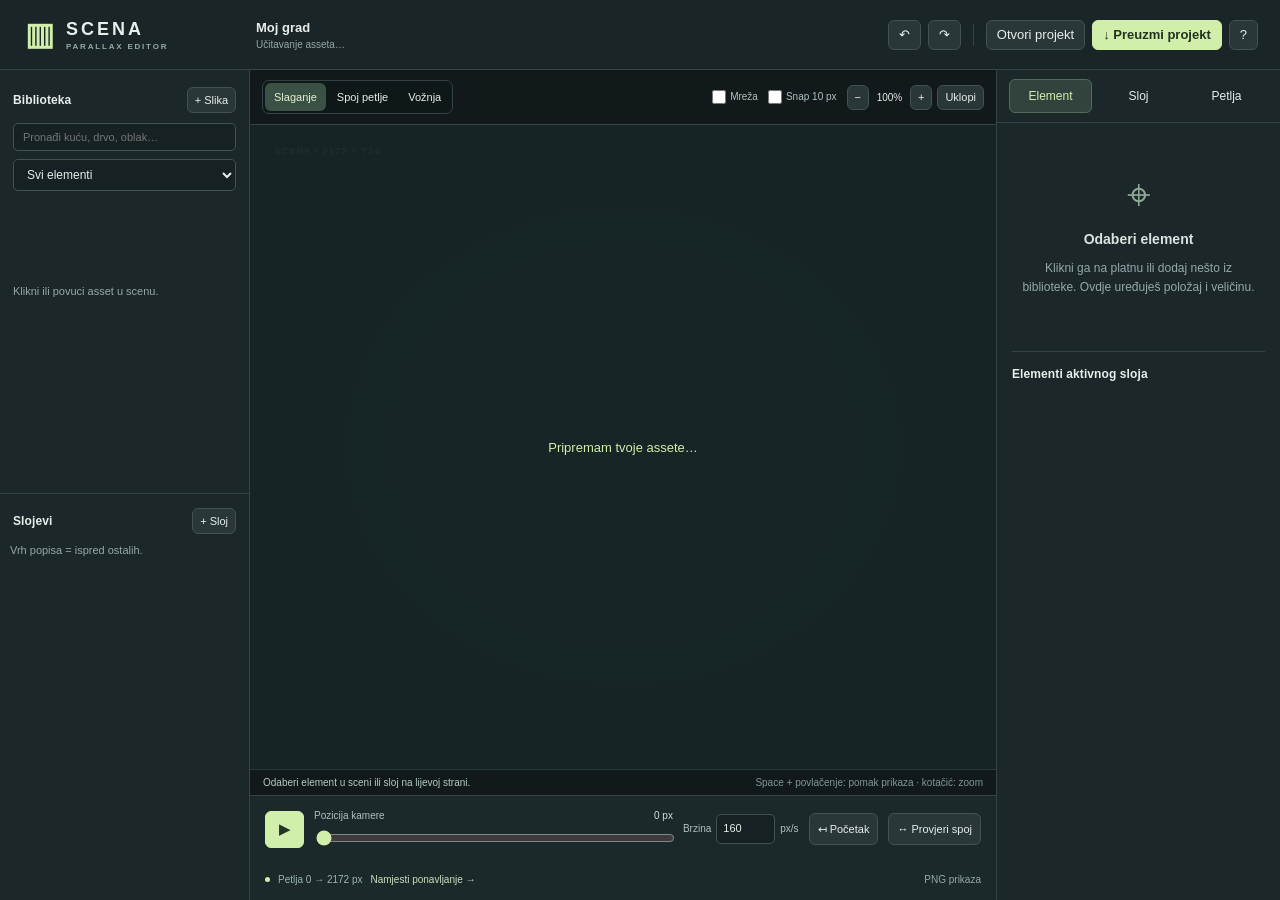
<file: editor/output/parallax-city/preview.html>
<!doctype html><html lang="hr"><meta charset="utf-8"><meta http-equiv="refresh" content="0;url=../parallax-editor/editor.html"><title>Scena — editor</title><body style="font:18px system-ui;background:#182627;color:#e6eee7;padding:40px"><h1>Parallax editor</h1><p><a style="color:#d1efaa" href="../parallax-editor/editor.html">Otvori editor scene</a></p><p><a style="color:#a6bbb3" href="preview-viewer.html">Prijašnji jednostavni pregled</a></p></body></html>
</file>
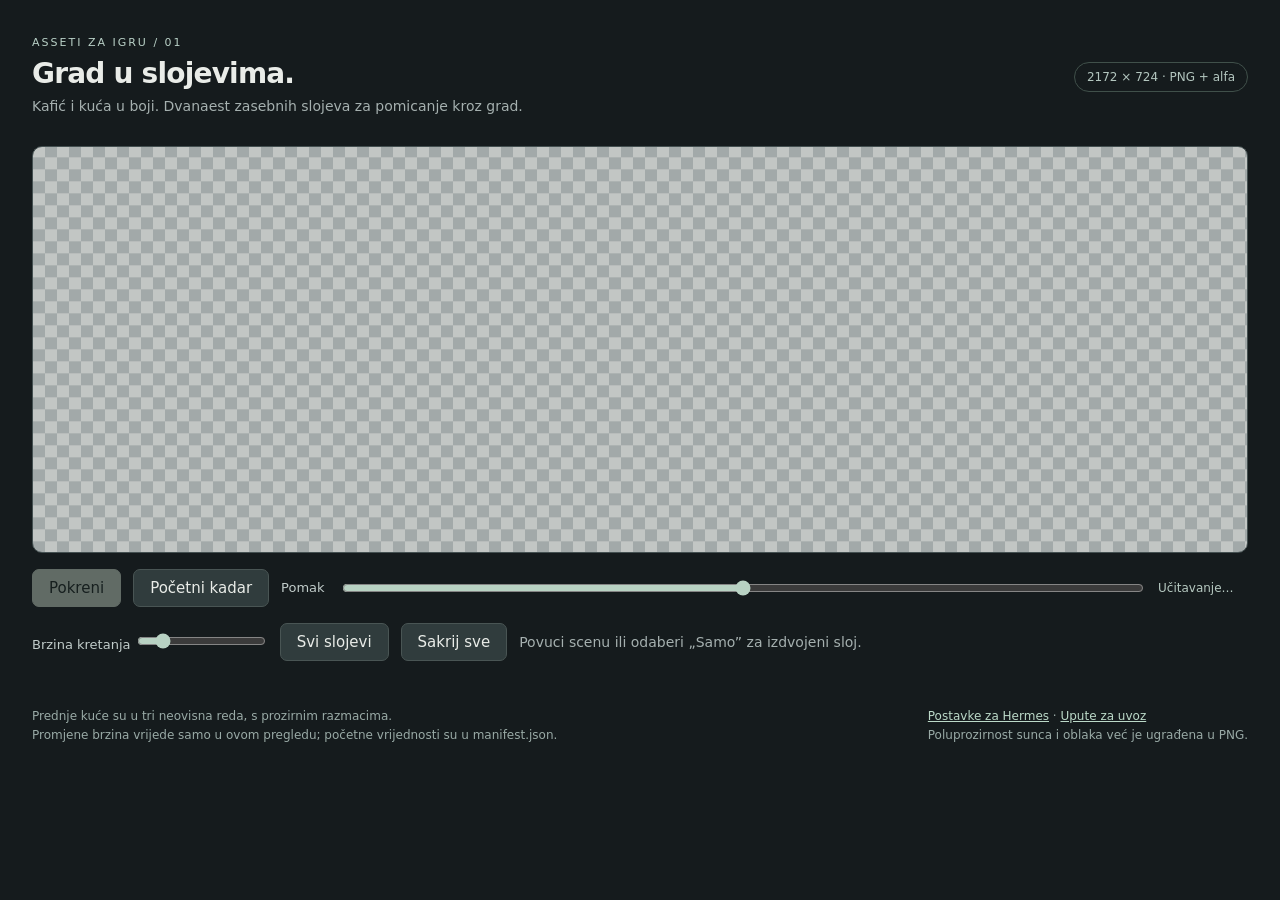
<file: editor/output/parallax-city/tools/preview-template.html>
<!doctype html>
<html lang="hr"><meta charset="utf-8"><meta name="viewport" content="width=device-width, initial-scale=1">
<title>Gradska pozadina · Parallax studio</title>
<style>
*{box-sizing:border-box}body{margin:0;background:#151b1d;color:#e9ece8;font:15px system-ui,-apple-system,sans-serif}main{max-width:1540px;margin:auto;padding:32px}header{display:flex;align-items:center;justify-content:space-between;gap:24px;margin-bottom:24px}h1{font-size:28px;letter-spacing:-.8px;margin:7px 0}p{color:#a5b0af;margin:8px 0;font-size:14px}.tag{color:#b9d1c7;font-size:11px;letter-spacing:2px}button,a{font:inherit;color:inherit}button{background:#303c3d;border:1px solid #495554;border-radius:7px;padding:9px 16px;cursor:pointer}button:hover{background:#455454}button.primary{color:#182521;background:#d4e3d2;border-color:#d4e3d2}button:disabled{opacity:.4;cursor:wait}.stage{overflow:hidden;border-radius:10px;border:1px solid #445051;background:repeating-conic-gradient(#a2a9a9 0 25%,#c2c6c4 0 50%) 0/24px 24px}canvas{display:block;width:100%;height:auto;cursor:grab;touch-action:none}canvas:active{cursor:grabbing}.toolbar{display:flex;flex-wrap:wrap;gap:12px;align-items:center;padding:16px 0}label{font-size:13px;color:#c1ccca}.position{display:flex;align-items:center;gap:15px;flex:1;min-width:240px}.position input{flex:1}input{accent-color:#b8d2c3}.grid{display:grid;grid-template-columns:repeat(5,1fr);gap:10px;margin-top:10px}.card{background:#202a2c;border:1px solid #354244;border-radius:8px;padding:14px}.cardhead{display:flex;align-items:center;gap:7px;font-size:12px;white-space:nowrap}.cardhead input{margin:0}.cardhead label{font-size:12px;flex:1}.solo{padding:4px 6px;font-size:11px;border:0;background:#364144}.speed{display:flex;gap:10px;align-items:center;margin-top:15px}.speed input{width:100%;min-width:30px}.speed output{font-variant-numeric:tabular-nums;font-size:12px;min-width:33px;text-align:right}.lower{display:flex;justify-content:space-between;gap:20px;margin-top:20px;color:#99aaa6;font-size:12px;line-height:1.6}.pill{font-size:12px;color:#b3c6bf;border:1px solid #40504a;padding:7px 12px;border-radius:30px;white-space:nowrap}#status{font-size:12px;color:#b6c9c1;min-width:90px}a{color:#bbd9c8}@media(max-width:1000px){.grid{grid-template-columns:repeat(2,1fr)}}@media(max-width:550px){main{padding:16px}header{display:block}.pill{display:inline-block;margin-top:12px}h1{font-size:23px}.lower{display:block}.grid{gap:7px}.card{padding:10px}.cardhead{white-space:normal}}
</style>
<main><header><div><span class="tag">ASSETI ZA IGRU / 01</span><h1>Grad u slojevima.</h1><p>Kafić i kuća u boji. Dvanaest zasebnih slojeva za pomicanje kroz grad.</p></div><span class="pill">2172 × 724 · PNG + alfa</span></header>
<div class="stage"><canvas id="scene" width="2172" height="724" aria-label="Interaktivni prikaz parallax pozadine"></canvas></div>
<div class="toolbar"><button id="play" class="primary" disabled>Pokreni</button><button id="reset">Početni kadar</button><label class="position">Pomak <input id="camera" aria-label="Pomak kamere" type="range" min="-8000" max="8000" step="1" value="0"></label><span id="status">Učitavanje…</span></div>
<div class="toolbar" style="padding-top:0"><label>Brzina kretanja <input id="velocity" aria-label="Brzina kretanja" type="range" min="20" max="500" value="100"></label><button id="all">Svi slojevi</button><button id="none">Sakrij sve</button><p>Povuci scenu ili odaberi „Samo” za izdvojeni sloj.</p></div>
<div class="grid" id="layers"></div>
<div class="lower"><span>Prednje kuće su u tri neovisna reda, s prozirnim razmacima.<br>Promjene brzina vrijede samo u ovom pregledu; početne vrijednosti su u manifest.json.</span><span><a href="manifest.json">Postavke za Hermes</a> · <a href="README.md">Upute za uvoz</a><br>Poluprozirnost sunca i oblaka već je ugrađena u PNG.</span></div></main>
<script>
const assets=__ASSETS__;
const W=2172,H=724,canvas=document.querySelector('#scene'),ctx=canvas.getContext('2d');
let cameraX=0,playing=false,lastTime=0,ready=false;
const play=document.querySelector('#play'),camera=document.querySelector('#camera'),status=document.querySelector('#status');
for(const l of assets){
 l.enabled=true;l.speed=l.parallax;
 const row=document.createElement('div');row.className='card';
 row.innerHTML=`<div class="cardhead"><input id="toggle-${l.id}" type="checkbox" checked><label for="toggle-${l.id}">${l.label}</label><button class="solo" aria-label="Prikaži samo ${l.label}">Samo</button></div><div class="speed"><input type="range" aria-label="Parallax brzina: ${l.label}" min="0" max="1.2" step=".01" value="${l.speed}"><output>${l.speed.toFixed(2)}</output></div>`;
 const check=row.querySelector('input[type=checkbox]');l.checkbox=check;
 check.onchange=()=>{l.enabled=check.checked;draw()};
 row.querySelector('.solo').onclick=()=>{for(const a of assets){a.enabled=a===l;a.checkbox.checked=a.enabled}draw()};
 const slider=row.querySelector('input[type=range]');l.slider=slider;l.output=row.querySelector('output');
 slider.oninput=()=>{l.speed=Number(slider.value);l.output.value=l.speed.toFixed(2);draw()};
 if(l.repeat==='fixed')slider.disabled=true;
 document.querySelector('#layers').append(row);
}
function draw(){
 if(!ready)return;
 ctx.clearRect(0,0,W,H);ctx.globalAlpha=1;
 for(const l of assets){
  if(!l.enabled)continue;
  if(l.repeat==='fixed'){ctx.drawImage(l.image,0,0,W,H);continue;}
  const offset=cameraX*l.speed,first=Math.floor(offset/W);
  for(let k=first;k<=first+1;k++){
   const x=k*W-offset;ctx.save();
   if(l.repeat==='mirror'&&Math.abs(k%2)===1){ctx.translate(x+W,0);ctx.scale(-1,1);ctx.drawImage(l.image,0,0,W,H)}
   else ctx.drawImage(l.image,x,0,W,H);
   ctx.restore();
  }
 }
 status.textContent=Math.round(cameraX)+' px';
}
function pause(){playing=false;play.textContent='Pokreni'}
play.onclick=()=>{playing=!playing;play.textContent=playing?'Zaustavi':'Pokreni'};
camera.oninput=()=>{pause();cameraX=Number(camera.value);draw()};
document.querySelector('#reset').onclick=()=>{pause();cameraX=0;camera.value=0;for(const l of assets){l.speed=l.parallax;l.slider.value=l.speed;l.output.value=l.speed.toFixed(2);l.enabled=true;l.checkbox.checked=true;}draw()};
document.querySelector('#all').onclick=()=>{for(const l of assets){l.enabled=true;l.checkbox.checked=true}draw()};
document.querySelector('#none').onclick=()=>{for(const l of assets){l.enabled=false;l.checkbox.checked=false}draw()};
let drag=null;
canvas.onpointerdown=e=>{pause();drag={x:e.clientX,camera:cameraX};canvas.setPointerCapture(e.pointerId)};
canvas.onpointermove=e=>{if(!drag)return;cameraX=drag.camera+(drag.x-e.clientX)*W/canvas.clientWidth;camera.value=cameraX;draw()};
canvas.onpointerup=canvas.onpointercancel=()=>drag=null;
Promise.all(assets.map(l=>new Promise((resolve,reject)=>{l.image=new Image();l.image.onload=resolve;l.image.onerror=reject;l.image.src=l.url})))
 .then(()=>{ready=true;play.disabled=false;draw();document.body.dataset.ready='true'})
 .catch(()=>{status.textContent='Greška učitavanja slika';document.body.dataset.ready='error'});
function frame(t){const dt=Math.min((t-lastTime)/1000,.06);lastTime=t;if(playing&&ready){cameraX+=Number(document.querySelector('#velocity').value)*dt;camera.value=cameraX;draw()}requestAnimationFrame(frame)}
requestAnimationFrame(frame);
</script></html>
</file>
<file: project/styles/style.css>
:root {
  color-scheme: dark;
  font-family: Inter, ui-sans-serif, system-ui, -apple-system, BlinkMacSystemFont, "Segoe UI", sans-serif;
  --ink: #f5f2e9;
  --muted: #aeb3b4;
  --charcoal: #25282b;
  --panel: rgba(26, 28, 30, 0.82);
  --gold: #f5b82e;
  --gold-deep: #d88912;
}

* {
  box-sizing: border-box;
  -webkit-tap-highlight-color: transparent;
}

html,
body {
  width: 100%;
  height: 100%;
  margin: 0;
  overflow: hidden;
  overscroll-behavior: none;
  background: #151719;
}

body {
  display: grid;
  place-items: center;
  touch-action: none;
  user-select: none;
  -webkit-user-select: none;
}

button {
  font: inherit;
}

.game-shell {
  position: relative;
  isolation: isolate;
  width: 100vw;
  height: 100vh;
  height: 100svh;
  overflow: hidden;
  background: #abb0b1;
}

#game-canvas {
  display: block;
  width: 100%;
  height: 100%;
  touch-action: none;
}

.hud {
  position: absolute;
  z-index: 5;
  bottom: max(0.7rem, env(safe-area-inset-bottom));
  left: 0.7rem;
  right: 0.7rem;
  display: grid;
  grid-template-columns: auto 1fr 1fr;
  align-items: stretch;
  gap: 0.4rem;
  pointer-events: none;
}

.hud-block {
  display: flex;
  align-items: center;
  justify-content: center;
  gap: 0.4rem;
  min-height: 2.7rem;
  padding: 0 0.7rem;
  border: 1px solid rgba(255, 255, 255, 0.14);
  border-radius: 0.85rem;
  background: rgba(30, 32, 34, 0.78);
  box-shadow: 0 0.3rem 0.85rem rgba(0, 0, 0, 0.16);
  backdrop-filter: blur(8px);
  color: var(--ink);
  font-size: 0.95rem;
  font-weight: 800;
  font-variant-numeric: tabular-nums;
  overflow: visible;
}

.hud-beer,
.hud-coffee {
  justify-content: center;
}

.hud-health {
  gap: 0.18rem;
  padding: 0 0.5rem;
}

.hud[hidden],
.screen[hidden],
.touch-prompt[hidden] {
  display: none;
}

.pause-overlay[hidden] {
  display: none;
}

.pause-overlay {
  position: absolute;
  z-index: 8;
  inset: 0;
  display: flex;
  flex-direction: column;
  align-items: center;
  justify-content: center;
  color: var(--ink);
  text-align: center;
  background: rgba(12, 14, 16, 0.58);
}

.pause-overlay h2 {
  margin: 0;
  font-size: clamp(3rem, 16vw, 5rem);
}

.pause-overlay p {
  margin: 1rem 0 0;
  color: var(--muted);
  font-size: 1rem;
  font-weight: 700;
}

.poop-indicator {
  display: flex;
  align-items: center;
  gap: .14rem;
  min-height: 3.25rem;
  padding: 0 .45rem;
  border: 1px solid rgba(255,255,255,.14);
  border-radius: .9rem;
  background: rgba(30,32,34,.78);
}
.poop-indicator svg { width: 1.1rem; height: 1.1rem; fill: #8f705a; opacity: .35; transition: fill 200ms ease, opacity 200ms ease; }
.poop-indicator svg.charged { fill: #5d321d; opacity: 1; }
#coffee-boost { color: #f5b82e; font-size: .7rem; font-weight: 800; white-space: nowrap; }

.hud-score,
.hud-pill {
  min-height: 3.25rem;
  border: 1px solid rgba(255, 255, 255, 0.14);
  border-radius: 0.9rem;
  background: rgba(30, 32, 34, 0.78);
  box-shadow: 0 0.35rem 1rem rgba(0, 0, 0, 0.16);
  backdrop-filter: blur(8px);
}

.hud-score {
  display: flex;
  flex-direction: column;
  justify-content: center;
  min-width: 7.5rem;
  padding: 0.48rem 0.72rem;
}

.hud-score span,
.results span {
  color: var(--muted);
  font-size: 0.58rem;
  font-weight: 800;
  letter-spacing: 0.12em;
}

.hud-score strong {
  color: var(--ink);
  font-size: 1.1rem;
  font-variant-numeric: tabular-nums;
  line-height: 1;
}

.hud-distance strong {
  color: var(--gold);
  font-size: 0.78rem;
  font-weight: 800;
  font-variant-numeric: tabular-nums;
  line-height: 1;
}

.hud-pill {
  display: flex;
  align-items: center;
  justify-content: center;
  gap: 0.42rem;
  min-width: 3.65rem;
  padding: 0 0.7rem;
  color: var(--ink);
  font-size: 1rem;
  font-variant-numeric: tabular-nums;
}

.hud-health {
  display: flex;
  gap: 0.2rem;
  align-items: center;
  min-height: 3.25rem;
  padding: 0 0.55rem;
  border: 1px solid rgba(255, 255, 255, 0.14);
  border-radius: 0.9rem;
  background: rgba(30, 32, 34, 0.78);
}

.health-heart {
  width: 1.05rem;
  height: 1.05rem;
  fill: #f06b62;
  stroke: #ffd6c9;
  stroke-width: 1.5;
  transition: opacity 200ms ease, transform 200ms ease;
}

.health-heart.lost {
  opacity: 0.12;
  transform: scale(0.72);
}

/* Beer mug icon — gold body, white foam head, handle on the right.
   Sized to match the coffee cup next to it. */
.beer-icon {
  position: relative;
  display: inline-block;
  width: 1.2rem;
  height: 1.5rem;
  border: 0.16rem solid #fff0bd;
  border-bottom: 0.16rem solid #fff0bd;
  border-radius: 0.16rem 0.16rem 0.22rem 0.22rem;
  background: linear-gradient(180deg, #ffd76b 0%, #f5b82e 60%, #d88912 100%);
  box-shadow: inset 0 0.22rem 0 rgba(255, 255, 255, 0.45),
              0 0 0.55rem rgba(245, 184, 46, 0.55);
}
.beer-icon::before {
  /* Foam head */
  content: "";
  position: absolute;
  top: -0.14rem;
  left: -0.06rem;
  right: -0.06rem;
  height: 0.4rem;
  background: #fff7da;
  border-radius: 0.7rem 0.7rem 0.25rem 0.25rem / 0.7rem 0.7rem 0.25rem 0.25rem;
}
.beer-icon::after {
  /* Handle */
  content: "";
  position: absolute;
  top: 0.36rem;
  right: -0.52rem;
  width: 0.4rem;
  height: 0.62rem;
  border: 0.16rem solid #fff0bd;
  border-left: 0;
  border-radius: 0 0.32rem 0.32rem 0;
}

/* Coffee cup icon — matches the in-level drawCoffee() style:
   a cream-white cup with a handle on the right, two steam wisps rising
   above it, and the same warm gold glow as the beer. Sized to match
   the beer mug (1.2 × 1.5 rem body). */
.coffee-icon {
  position: relative;
  display: inline-block;
  width: 1.2rem;
  height: 1.5rem;
  border: 0.14rem solid #ffffff;
  border-radius: 0.22rem 0.22rem 0.32rem 0.32rem;
  background: #ffffff;
  /* Same warm gold glow as the beer / in-level coffee collectible. */
  box-shadow: 0 0 0.55rem rgba(245, 184, 46, 0.55);
  margin-top: 0.55rem; /* room for steam above */
}

/* Handle — small ear on the right side. */
.coffee-icon::after {
  content: "";
  position: absolute;
  top: 0.5rem;
  right: -0.34rem;
  width: 0.28rem;
  height: 0.5rem;
  border: 0.14rem solid #ffffff;
  border-left: 0;
  border-radius: 0 0.28rem 0.28rem 0;
  background: transparent;
}

/* Steam — two thin wavy lines rising above the cup, drawn on a child
   <span> so they can use ::before and ::after independently of the cup. */
.coffee-steam {
  position: absolute;
  left: 50%;
  top: -0.55rem;
  width: 1rem;
  height: 0.6rem;
  margin-left: -0.5rem;
  pointer-events: none;
}
.coffee-steam::before,
.coffee-steam::after {
  content: "";
  position: absolute;
  top: 0;
  width: 0.16rem;
  height: 0.55rem;
  border-radius: 0.16rem 0.16rem 0 0;
  border: 0.1rem solid #ffffff;
  border-bottom: 0;
  background: transparent;
}
.coffee-steam::before {
  left: 0.2rem;
  height: 0.55rem;
}
.coffee-steam::after {
  right: 0.2rem;
  height: 0.45rem;
  top: 0.05rem;
}

.screen {
  position: absolute;
  z-index: 10;
  inset: 0;
  display: flex;
  flex-direction: column;
  align-items: center;
  justify-content: center;
  padding: max(2rem, env(safe-area-inset-top)) 1.5rem max(2rem, env(safe-area-inset-bottom));
  color: var(--ink);
  text-align: center;
  background:
    linear-gradient(180deg, rgba(24, 26, 28, 0.2), rgba(24, 26, 28, 0.78)),
    repeating-linear-gradient(90deg, transparent 0 46px, rgba(255, 255, 255, 0.022) 47px 48px);
  backdrop-filter: grayscale(0.8) contrast(1.04);
}

.screen::before {
  content: "";
  position: absolute;
  inset: 0.85rem;
  z-index: -1;
  border: 1px solid rgba(255, 255, 255, 0.13);
  border-radius: 1.25rem;
  pointer-events: none;
}

.screen-start {
  justify-content: flex-end;
  padding-bottom: max(2.1rem, calc(env(safe-area-inset-bottom) + 1.25rem));
}

/* Loading screen — shown while parallax PNGs and bird SVG are being fetched
   and decoded. Just a centered image and two short labels, in the same
   dark / gold palette as the rest of the game. */
.screen-loading {
  z-index: 20; /* above other screens so nothing else bleeds through */
  justify-content: center;
  gap: 1.2rem;
  padding-top: max(2rem, env(safe-area-inset-top));
  padding-bottom: max(2rem, env(safe-area-inset-bottom));
}

/* Centered title image — bird.svg is roughly square at its natural size, so
   we cap it at ~38% of the viewport width on phones and let it scale down
   on bigger screens. Aspect-ratio is preserved via the natural width/height
   attributes on the <img>. */
.loading-image {
  width: min(38vw, 14rem);
  height: auto;
  margin-bottom: 0.6rem;
}

.loading-line {
  margin: 0;
  color: var(--ink);
  font-size: 0.95rem;
  font-weight: 700;
  letter-spacing: 0.08em;
  text-align: center;
}

/* Tap-to-continue state. When the parallax + bird SVG have finished
   loading, ui.showTapToContinue() adds .is-tap to the loading screen.
   That class:
     - hides the "loading" line (it has no meaning anymore)
     - shows the .loading-tap line ("tap")
     - spawns a ripple ring under the "tap" text (see @keyframes tap-ripple)
   The bird image stays static — the ripple below the prompt is the only
   visual cue that the screen is alive and waiting. */
.screen-loading.is-tap .loading-line:not(.loading-tap) {
  display: none;
}

.screen-loading.is-tap .loading-tap {
  display: block;
  color: var(--gold);
  font-size: 1.05rem;
  position: relative;
  padding: 0.6rem 1.2rem;
}

/* Ripple ring — pseudo-element absolutely positioned under the "tap" text.
   Expands from a small dot to a wide circle while fading out, then
   restarts. Two ripples with a 0.6 s offset give a continuous "tapping"
   rhythm. */
.screen-loading.is-tap .loading-tap::before,
.screen-loading.is-tap .loading-tap::after {
  content: "";
  position: absolute;
  left: 50%;
  top: 50%;
  width: 0.5rem;
  height: 0.5rem;
  border: 2px solid var(--gold);
  border-radius: 50%;
  transform: translate(-50%, -50%);
  pointer-events: none;
  animation: tap-ripple 1.4s ease-out infinite;
  opacity: 0;
}

.screen-loading.is-tap .loading-tap::after {
  /* Second ripple — half a cycle offset so a new ring is always on
     screen. Without it the rhythm feels like a single thump rather
     than a continuous tap. */
  animation-delay: 0.7s;
}

@keyframes tap-ripple {
  0%   { width: 0.5rem; height: 0.5rem; opacity: 0.8; }
  100% { width: 5rem;   height: 5rem;   opacity: 0;   }
}

/* When the screen is fading out before being detached from the DOM tree,
  give it a short transition so the user doesn't see a hard pop. */
.screen-loading.is-leaving {
  pointer-events: none;
  opacity: 0;
  transition: opacity 320ms ease;
}

/* Offline / fallback toast — used by Game when the parallax JSON failed to
   load and we fell back to the procedural scene. Single instance lives
   inside .game-shell, fades in for ~5 s, then fades out. */
.offline-toast {
  position: absolute;
  z-index: 30;
  bottom: max(1.2rem, env(safe-area-inset-bottom));
  left: 50%;
  transform: translateX(-50%) translateY(0.6rem);
  padding: 0.7rem 1.1rem;
  border: 1px solid rgba(245, 184, 46, 0.45);
  border-radius: 0.7rem;
  color: var(--ink);
  background: rgba(31, 33, 35, 0.92);
  box-shadow: 0 0.6rem 1.6rem rgba(0, 0, 0, 0.32);
  font-size: 0.85rem;
  font-weight: 750;
  letter-spacing: 0.02em;
  opacity: 0;
  pointer-events: none;
  transition: opacity 260ms ease, transform 260ms ease;
  white-space: nowrap;
}
.offline-toast.is-visible {
  opacity: 1;
  transform: translateX(-50%) translateY(0);
}

.brand-mark {
  position: relative;
  display: flex;
  align-items: center;
  justify-content: center;
  width: 7.2rem;
  height: 4.5rem;
  margin-bottom: 1.1rem;
}

.mug {
  position: relative;
  z-index: 2;
  width: 2.5rem;
  height: 3.25rem;
  border: 0.24rem solid #fff1c8;
  border-radius: 0.35rem 0.35rem 0.6rem 0.6rem;
  background: linear-gradient(90deg, #e99f16, #ffc846 55%, #e99f16);
  box-shadow: 0 0.7rem 1.8rem rgba(245, 184, 46, 0.22);
}

.mug::before {
  content: "";
  position: absolute;
  top: -0.2rem;
  left: -0.18rem;
  width: 2.35rem;
  height: 0.72rem;
  border-radius: 0.3rem;
  background: #fff7da;
  box-shadow: 0.45rem -0.23rem 0 -0.08rem #fff7da;
}

.mug::after {
  content: "";
  position: absolute;
  top: 0.54rem;
  right: -1.12rem;
  width: 0.8rem;
  height: 1.55rem;
  border: 0.24rem solid #fff1c8;
  border-left: 0;
  border-radius: 0 0.6rem 0.6rem 0;
}

.wing {
  width: 2.6rem;
  height: 1.45rem;
  border-top: 0.32rem solid #d3d5d2;
  border-radius: 50%;
}

.wing-left {
  transform: rotate(20deg) translateX(0.3rem);
}

.wing-right {
  transform: rotate(-20deg) translateX(-0.3rem);
}

.eyebrow {
  margin: 0 0 0.65rem;
  color: var(--gold);
  font-size: 0.72rem;
  font-weight: 900;
  letter-spacing: 0.22em;
}

h1,
h2 {
  margin: 0;
  color: var(--ink);
  font-family: Impact, Haettenschweiler, "Arial Narrow Bold", sans-serif;
  font-size: clamp(4.2rem, 22vw, 6.5rem);
  font-weight: 900;
  letter-spacing: -0.035em;
  line-height: 0.78;
  text-shadow: 0 0.35rem 0 rgba(0, 0, 0, 0.15);
}

.screen-copy {
  margin: 1.35rem 0 1.45rem;
  color: #d2d5d4;
  font-size: 1rem;
  font-weight: 650;
  line-height: 1.45;
}

.primary-button {
  display: flex;
  align-items: center;
  justify-content: space-between;
  width: min(100%, 20rem);
  min-height: 3.8rem;
  padding: 0 1.2rem;
  border: 0;
  border-radius: 0.85rem;
  color: #211d12;
  background: var(--gold);
  box-shadow: 0 0.45rem 0 var(--gold-deep), 0 0.8rem 1.8rem rgba(0, 0, 0, 0.28);
  font-size: 1rem;
  font-weight: 950;
  letter-spacing: 0.12em;
  cursor: pointer;
  transition: transform 120ms ease, box-shadow 120ms ease, filter 120ms ease;
}

.primary-button:hover {
  filter: brightness(1.06);
}

.primary-button:active {
  transform: translateY(0.22rem);
  box-shadow: 0 0.23rem 0 var(--gold-deep), 0 0.5rem 1.2rem rgba(0, 0, 0, 0.25);
}

.primary-button:focus-visible {
  outline: 0.22rem solid var(--ink);
  outline-offset: 0.2rem;
}

.control-hint {
  margin: 1.05rem 0 0;
  color: var(--muted);
  font-size: 0.82rem;
  font-weight: 650;
}

.control-hint span,
.control-hint kbd {
  color: var(--ink);
}

.control-hint kbd {
  padding: 0.18rem 0.4rem;
  border: 1px solid rgba(255, 255, 255, 0.22);
  border-radius: 0.3rem;
  font-family: inherit;
  font-size: 0.72rem;
}

.screen-over h2 {
  font-size: clamp(3.8rem, 19vw, 5.8rem);
}

.results {
  display: grid;
  grid-template-columns: 1fr 1fr;
  gap: 0.55rem;
  width: min(100%, 20rem);
  margin: 1.6rem 0 1.15rem;
}

.results > div {
  display: flex;
  flex-direction: column;
  align-items: flex-start;
  min-height: 4.6rem;
  padding: 0.75rem 0.85rem;
  border: 1px solid rgba(255, 255, 255, 0.12);
  border-radius: 0.75rem;
  background: var(--panel);
  text-align: left;
}

.results .result-main {
  grid-column: 1 / -1;
  min-height: 5.7rem;
  background: linear-gradient(135deg, rgba(245, 184, 46, 0.18), var(--panel) 70%);
}

.results strong {
  margin-top: 0.14rem;
  color: var(--ink);
  font-size: 1.55rem;
  font-variant-numeric: tabular-nums;
}

.results .result-main strong {
  color: var(--gold);
  font-size: 2.35rem;
}

.touch-prompt {
  position: absolute;
  z-index: 6;
  left: 50%;
  bottom: max(4.5rem, calc(env(safe-area-inset-bottom) + 3rem));
  padding: 0.65rem 0.85rem;
  border-radius: 99px;
  color: #f1f0eb;
  background: rgba(31, 33, 35, 0.7);
  font-size: 0.72rem;
  font-weight: 900;
  letter-spacing: 0.13em;
  transform: translateX(-50%);
  animation: prompt-pulse 1.4s ease-in-out infinite;
  pointer-events: none;
}

@keyframes prompt-pulse {
  0%, 100% { opacity: 0.48; transform: translateX(-50%) scale(0.97); }
  50% { opacity: 1; transform: translateX(-50%) scale(1); }
}

@media (min-width: 700px) {
  body {
    padding: 1.5rem;
    background:
      radial-gradient(circle at 50% 35%, #3c4042, #151719 68%);
  }

  .game-shell {
    width: min(430px, calc((100vh - 3rem) * 0.462));
    height: min(844px, calc(100vh - 3rem));
    border: 1px solid rgba(255, 255, 255, 0.12);
    border-radius: 1.8rem;
    box-shadow: 0 2rem 6rem rgba(0, 0, 0, 0.48);
  }
}

@media (max-height: 660px) {
  .brand-mark { margin-bottom: 0.55rem; transform: scale(0.8); }
  .screen-copy { margin: 0.8rem 0 1rem; }
  .control-hint { margin-top: 0.7rem; }
  .results { margin: 0.9rem 0; }
}

@media (prefers-reduced-motion: reduce) {
  *,
  *::before,
  *::after {
    animation-duration: 0.01ms !important;
    animation-iteration-count: 1 !important;
    scroll-behavior: auto !important;
  }
}
</file>
